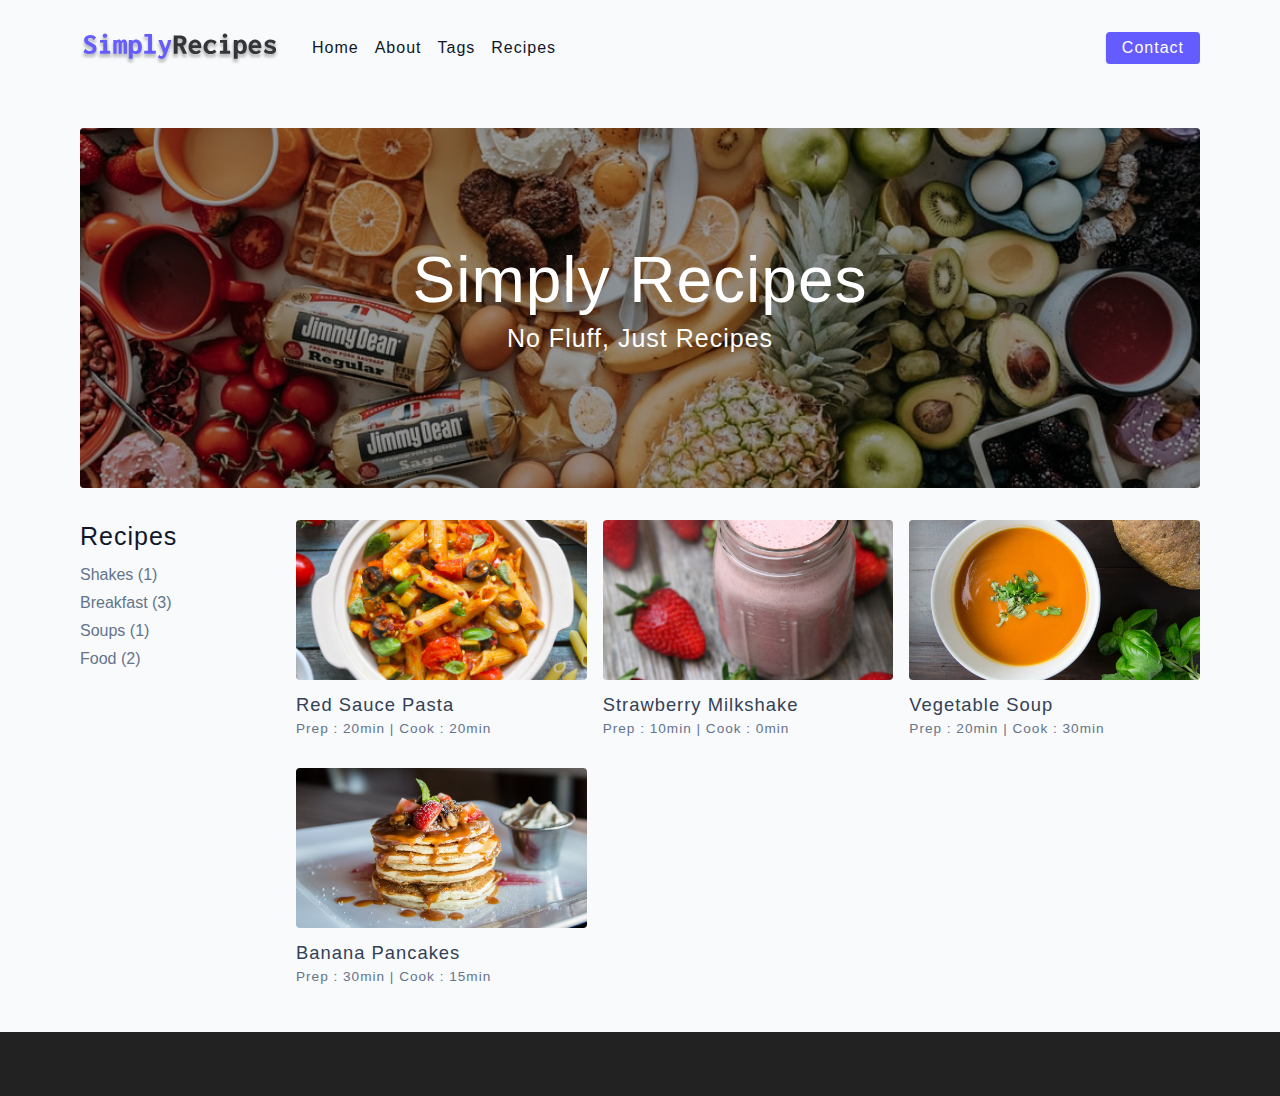
<file: index.html>
<!DOCTYPE html>
<html lang="en">
  <head>
    <meta charset="UTF-8" />
    <meta http-equiv="X-UA-Compatible" content="IE=edge" />
    <meta name="viewport" content="width=device-width, initial-scale=1.0" />
    <title>Simply Recipes || Final</title>
    <!-- favicon -->
    <link rel="shortcut icon" href="./assets/favicon.ico" type="image/x-icon" />
    <!-- normalize -->
    <link rel="stylesheet" href="./css/normalize.css" />
    <!-- font-awesome -->
    <link
      rel="stylesheet"
      href="https://cdnjs.cloudflare.com/ajax/libs/font-awesome/5.14.0/css/all.min.css"
    />
    <!-- main css -->
    <link rel="stylesheet" href="./css/main.css" />
  </head>
  <body>
    <!-- nav  -->
    <nav class="navbar">
      <div class="nav-center">
        <div class="nav-header">
          <a href="index.html" class="nav-logo">
            <img src="./assets/logo.svg" alt="simply recipes" />
          </a>
          <button class="nav-btn btn">
            <i class="fas fa-align-justify"></i>
          </button>
        </div>
        <div class="nav-links">
          <a href="index.html" class="nav-link"> home </a>
          <a href="about.html" class="nav-link"> about </a>
          <a href="tags.html" class="nav-link"> tags </a>
          <a href="recipes.html" class="nav-link"> recipes </a>

          <div class="nav-link contact-link">
            <a href="contact.html" class="btn"> contact </a>
          </div>
        </div>
      </div>
    </nav>
    <!-- end of nav -->
    <!-- main -->
    <main class="page">
      <!-- header -->
      <header class="hero">
        <div class="hero-container">
          <div class="hero-text">
            <h1>simply recipes</h1>
            <h4>no fluff, just recipes</h4>
          </div>
        </div>
      </header>
      <!-- end of header -->
      <section class="recipes-container">
        <!-- tag container -->
        <div class="tags-container">
          <h4>recipes</h4>
          <div class="tags-list">
            <a href="tag-template-shakes.html">Shakes (1)</a>
            <a href="tag-template-breakfast.html">Breakfast (3)</a>
            <a href="tag-template-soup.html">Soups (1)</a>
            <a href="tag-template-food.html">Food (2)</a>
          </div>
        </div>
        <!-- end of tag container -->
        <!-- recipes list -->
        <div class="recipes-list">
          <!-- single recipe -->
          <a href="single-recipe-1.html" class="recipe">
            <img
              src="./assets/recipes/recipe-1.jpeg"
              class="img recipe-img"
              alt=""
            />
            <h5>Red Sauce Pasta</h5>
            <p>Prep : 20min | Cook : 20min</p>
          </a>
          <!-- end of single recipe -->
          <!-- single recipe -->
          <a href="single-recipe-2.html" class="recipe">
            <img
              src="./assets/recipes/recipe-2.jpeg"
              class="img recipe-img"
              alt=""
            />
            <h5>Strawberry Milkshake</h5>
            <p>Prep : 10min | Cook : 0min</p>
          </a>
          <!-- end of single recipe -->
          <!-- single recipe -->
          <a href="single-recipe-3.html" class="recipe">
            <img
              src="./assets/recipes/recipe-3.jpeg"
              class="img recipe-img"
              alt=""
            />
            <h5>Vegetable Soup</h5>
            <p>Prep : 20min | Cook : 30min</p>
          </a>
          <!-- end of single recipe -->
          <!-- single recipe -->
          <a href="single-recipe-4.html" class="recipe">
            <img
              src="./assets/recipes/recipe-4.jpeg"
              class="img recipe-img"
              alt=""
            />
            <h5>Banana Pancakes</h5>
            <p>Prep : 30min | Cook : 15min</p>
          </a>
          <!-- end of single recipe -->
        </div>
        <!-- end of recipes list -->
      </section>
    </main>
    <!-- end of main -->
    <!-- footer -->
    <footer class="page-footer">
    </footer>
    <script src="./js/app.js"></script>
  </body>
</html>
</file>
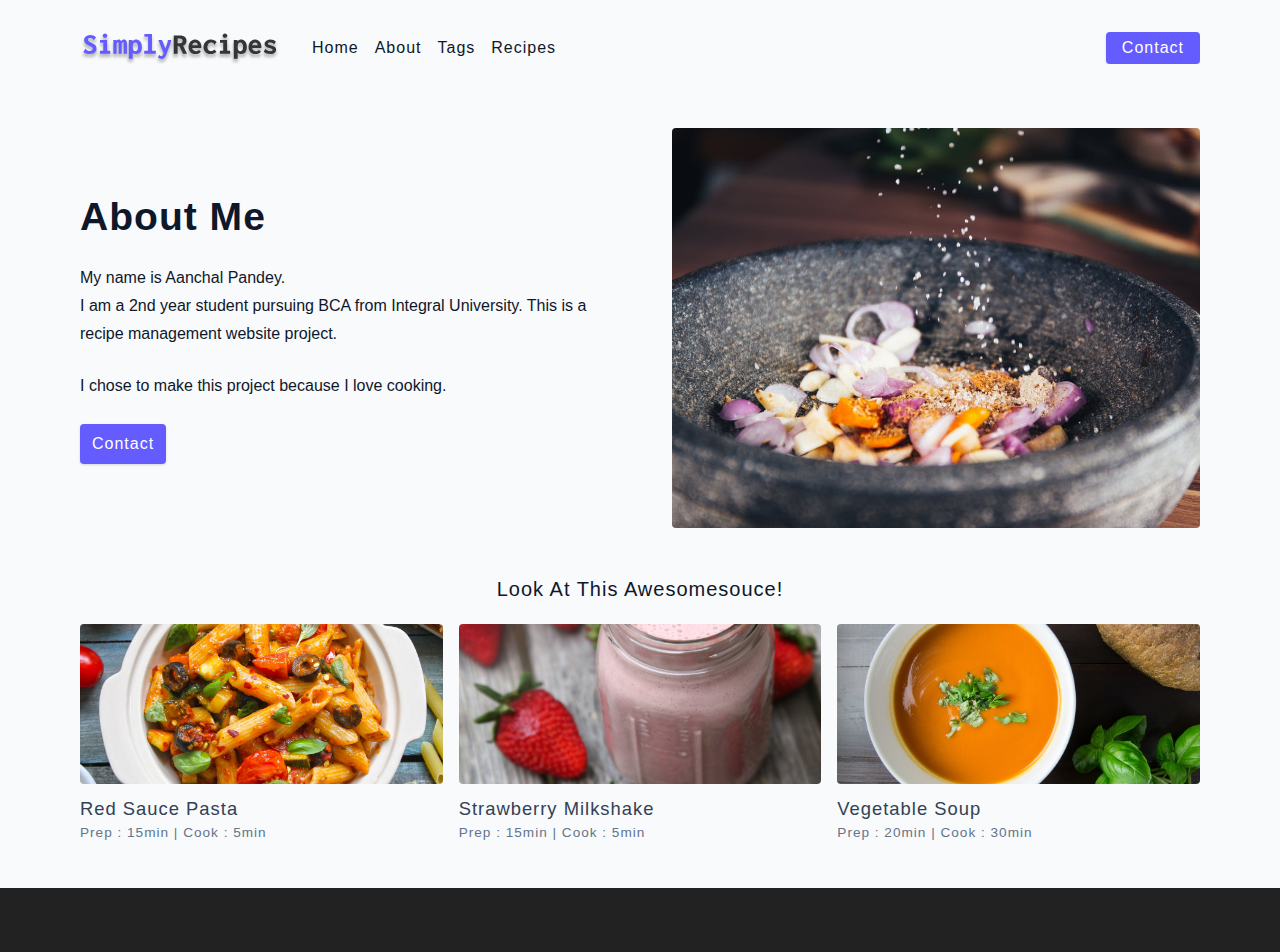
<file: about.html>
<!DOCTYPE html>
<html lang="en">
  <head>
    <meta charset="UTF-8" />
    <meta http-equiv="X-UA-Compatible" content="IE=edge" />
    <meta name="viewport" content="width=device-width, initial-scale=1.0" />
    <title>About || Final</title>
    <!-- favicon -->
    <link rel="shortcut icon" href="./assets/favicon.ico" type="image/x-icon" />
    <!-- normalize -->
    <link rel="stylesheet" href="./css/normalize.css" />
    <!-- font-awesome -->
    <link
      rel="stylesheet"
      href="https://cdnjs.cloudflare.com/ajax/libs/font-awesome/5.14.0/css/all.min.css"
    />
    <!-- main css -->
    <link rel="stylesheet" href="./css/main.css" />
  </head>
  <body>
    <!-- nav  -->
    <nav class="navbar">
      <div class="nav-center">
        <div class="nav-header">
          <a href="index.html" class="nav-logo">
            <img src="./assets/logo.svg" alt="simply recipes" />
          </a>
          <button class="nav-btn btn">
            <i class="fas fa-align-justify"></i>
          </button>
        </div>
        <div class="nav-links">
          <a href="index.html" class="nav-link"> home </a>
          <a href="about.html" class="nav-link"> about </a>
          <a href="tags.html" class="nav-link"> tags </a>
          <a href="recipes.html" class="nav-link"> recipes </a>

          <div class="nav-link contact-link">
            <a href="contact.html" class="btn"> contact </a>
          </div>
        </div>
      </div>
    </nav>
    <!-- end of nav -->
    <main class="page">
      <section class="about-page">
        <article>
          <h2>About Me</h2>
          <p>
            My name is Aanchal Pandey.<BR>
            I am a 2nd year student pursuing BCA from Integral University.
            This is a recipe management website project.
          </p>
          <p>
            I chose to make this project because I love cooking.
          </p>
          <a href="contact.html" class="btn"> contact </a>
        </article>
        <!-- needs fixes -->
        <img
          src="./assets/about.jpeg"
          alt="Person Pouring Salt in Bowl"
          class="img about-img"
        />
      </section>
      <section class="featured-recipes">
        <h5 class="featured-title">Look At This Awesomesouce!</h5>
        <div class="recipes-list">
          <!-- single recipe -->
          <a href="single-recipe-1.html" class="recipe">
            <img
              src="./assets/recipes/recipe-1.jpeg"
              class="img recipe-img"
              alt=""
            />
            <h5>Red Sauce Pasta</h5>
            <p>Prep : 15min | Cook : 5min</p>
          </a>
          <!-- end of single recipe -->
          <!-- single recipe -->
          <a href="single-recipe-2.html" class="recipe">
            <img
              src="./assets/recipes/recipe-2.jpeg"
              class="img recipe-img"
              alt=""
            />
            <h5>Strawberry Milkshake</h5>
            <p>Prep : 15min | Cook : 5min</p>
          </a>
          <!-- end of single recipe -->
          <!-- single recipe -->
          <a href="single-recipe-3.html" class="recipe">
            <img
              src="./assets/recipes/recipe-3.jpeg"
              class="img recipe-img"
              alt=""
            />
            <h5>Vegetable Soup</h5>
            <p>Prep : 20min | Cook : 30min</p>
          </a>
          <!-- end of single recipe -->
        </div>
      </section>
    </main>
    <!-- footer -->
    <footer class="page-footer">
    </footer>
    <script src="./js/app.js"></script>
  </body>
</html>
</file>
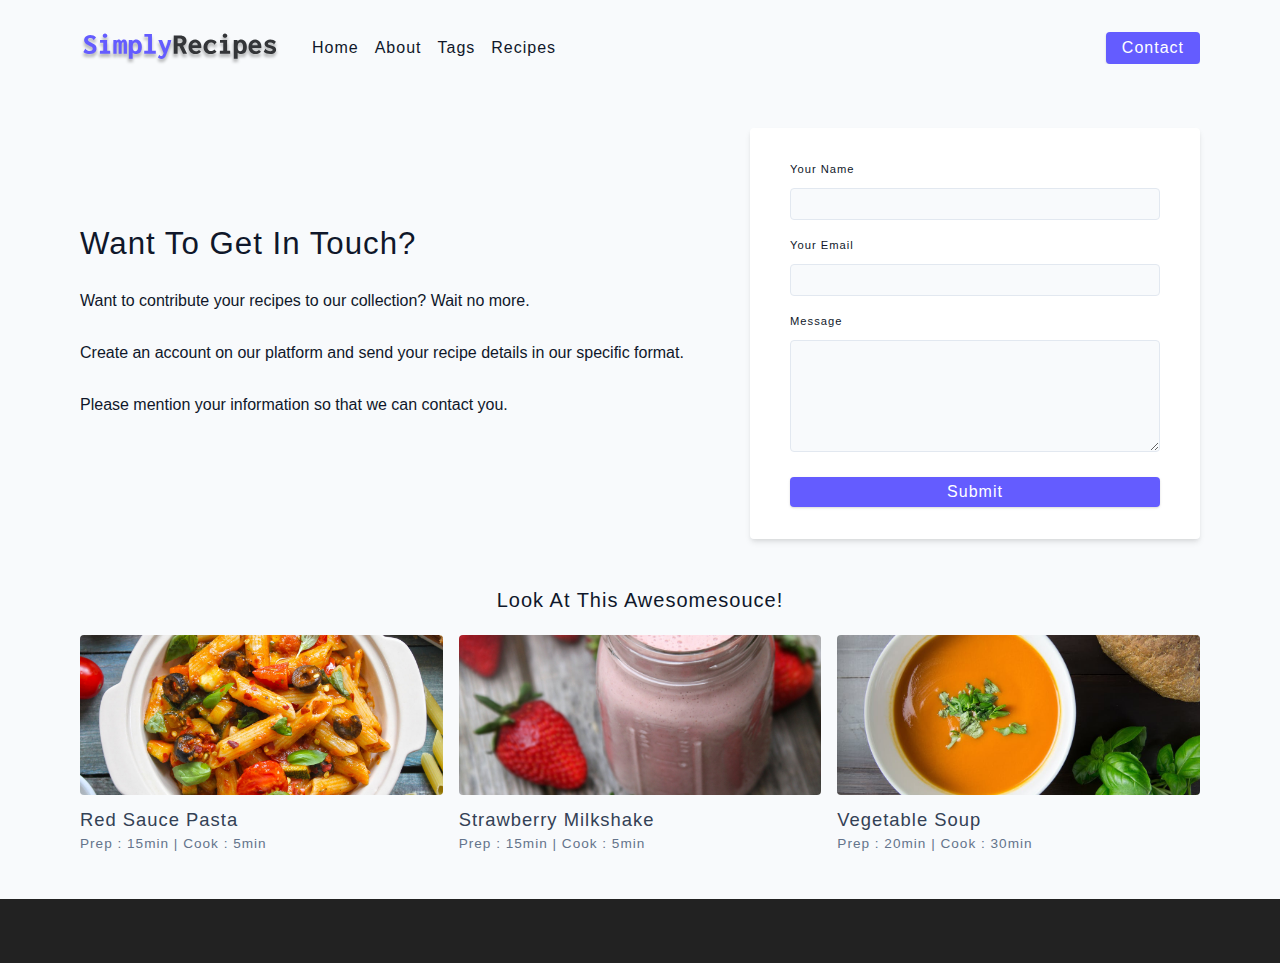
<file: contact.html>
<!DOCTYPE html>
<html lang="en">
  <head>
    <meta charset="UTF-8" />
    <meta http-equiv="X-UA-Compatible" content="IE=edge" />
    <meta name="viewport" content="width=device-width, initial-scale=1.0" />
    <title>Contact || Final</title>
    <!-- favicon -->
    <link rel="shortcut icon" href="./assets/favicon.ico" type="image/x-icon" />
    <!-- normalize -->
    <link rel="stylesheet" href="./css/normalize.css" />
    <!-- font-awesome -->
    <link
      rel="stylesheet"
      href="https://cdnjs.cloudflare.com/ajax/libs/font-awesome/5.14.0/css/all.min.css"
    />
    <!-- main css -->
    <link rel="stylesheet" href="./css/main.css" />
  </head>
  <body>
    <!-- nav  -->
    <nav class="navbar">
      <div class="nav-center">
        <div class="nav-header">
          <a href="index.html" class="nav-logo">
            <img src="./assets/logo.svg" alt="simply recipes" />
          </a>
          <button class="nav-btn btn">
            <i class="fas fa-align-justify"></i>
          </button>
        </div>
        <div class="nav-links">
          <a href="index.html" class="nav-link"> home </a>
          <a href="about.html" class="nav-link"> about </a>
          <a href="tags.html" class="nav-link"> tags </a>
          <a href="recipes.html" class="nav-link"> recipes </a>

          <div class="nav-link contact-link">
            <a href="contact.html" class="btn"> contact </a>
          </div>
        </div>
      </div>
    </nav>
    <!-- end of nav -->
    <main class="page">
     <section class="contact-container">
          <article class="contact-info">
            <h3>Want To Get In Touch?</h3>
            <p>
              Want to contribute your recipes to our collection? Wait no more.
            </p>
            <p>Create an account on our platform and send your recipe details in our specific format.</p>
            <p>
              Please mention your information so that we can contact you.
            </p>
          </article>
          <article>
            <form class="form contact-form">
              <div class="form-row">
                <label html="name" class="form-label">your name</label>
                <input type="text" name="name" id="name" class="form-input" />
              </div>
              <div class="form-row">
                <label html="email" class="form-label">your email</label>
                <input type="text" name="email" id="email" class="form-input" />
              </div>
              <div class="form-row">
                <label html="message" class="form-label">message</label>
                <textarea name="message" id="message" class="form-textarea"></textarea>
              </div>
              <button type="submit" class="btn btn-block">
                submit
              </button>
            </form>
          </article>
        </section>
     <!-- featured recipes -->
       <section class="featured-recipes">
        <h5 class="featured-title">Look At This Awesomesouce!</h5>
        <div class="recipes-list">
          <!-- single recipe -->
          <a href="single-recipe-1.html" class="recipe">
            <img
              src="./assets/recipes/recipe-1.jpeg"
              class="img recipe-img"
              alt=""
            />
            <h5>Red Sauce Pasta</h5>
            <p>Prep : 15min | Cook : 5min</p>
          </a>
          <!-- end of single recipe -->
          <!-- single recipe -->
          <a href="single-recipe-2.html" class="recipe">
            <img
              src="./assets/recipes/recipe-2.jpeg"
              class="img recipe-img"
              alt=""
            />
            <h5>Strawberry Milkshake</h5>
            <p>Prep : 15min | Cook : 5min</p>
          </a>
          <!-- end of single recipe -->
          <!-- single recipe -->
          <a href="single-recipe-3.html" class="recipe">
            <img
              src="./assets/recipes/recipe-3.jpeg"
              class="img recipe-img"
              alt=""
            />
            <h5>Vegetable Soup</h5>
            <p>Prep : 20min | Cook : 30min</p>
          </a>
          <!-- end of single recipe -->
        </div>
      </section>
    </main>
    <!-- footer -->
    <footer class="page-footer">
    </footer>
    <script src="./js/app.js"></script>
  </body>
</html>
</file>
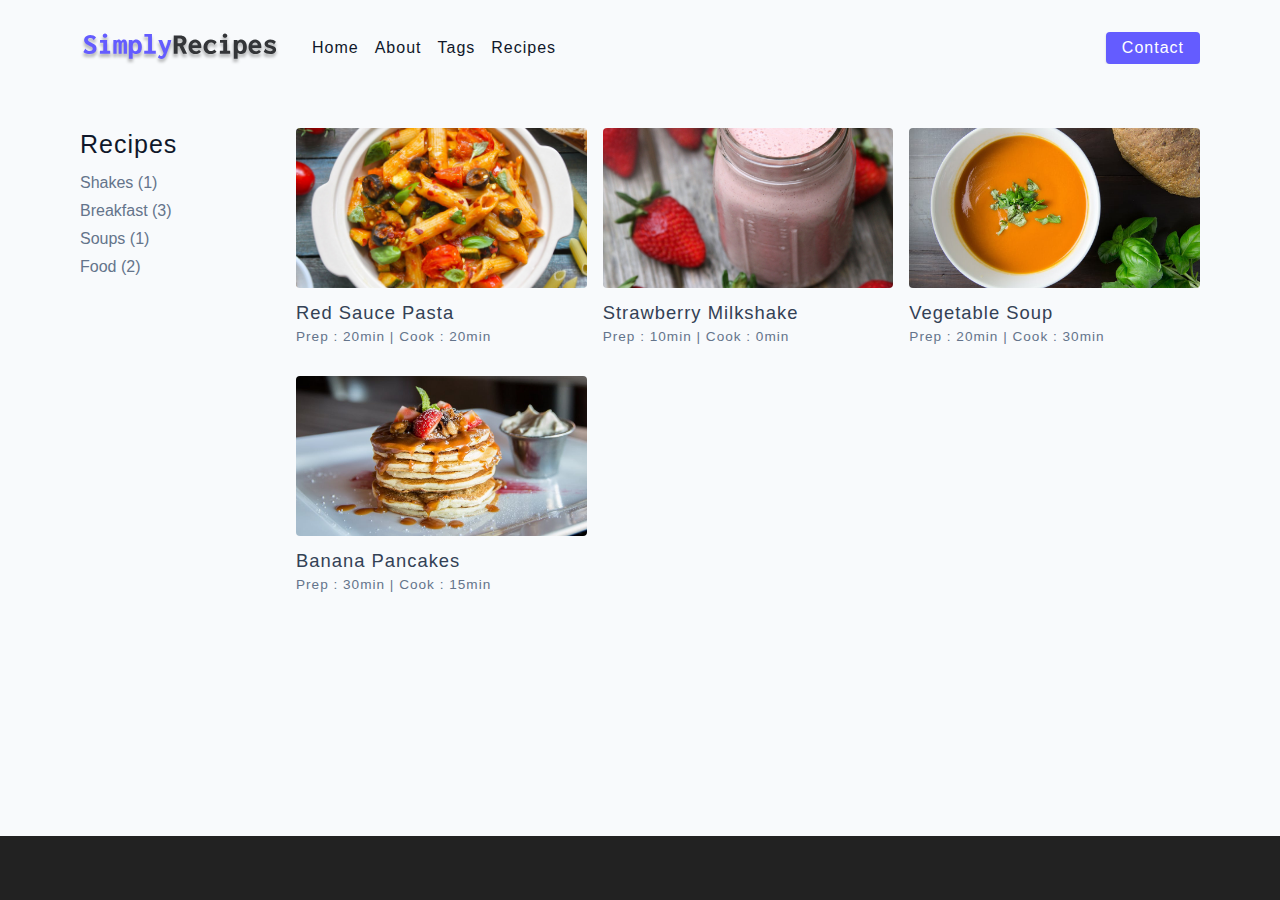
<file: recipes.html>
<!DOCTYPE html>
<html lang="en">
  <head>
    <meta charset="UTF-8" />
    <meta http-equiv="X-UA-Compatible" content="IE=edge" />
    <meta name="viewport" content="width=device-width, initial-scale=1.0" />
    <title>Recipes || Final</title>
    <!-- favicon -->
    <link rel="shortcut icon" href="./assets/favicon.ico" type="image/x-icon" />
    <!-- normalize -->
    <link rel="stylesheet" href="./css/normalize.css" />
    <!-- font-awesome -->
    <link
      rel="stylesheet"
      href="https://cdnjs.cloudflare.com/ajax/libs/font-awesome/5.14.0/css/all.min.css"
    />
    <!-- main css -->
    <link rel="stylesheet" href="./css/main.css" />
  </head>
  <body>
    <!-- nav  -->
    <nav class="navbar">
      <div class="nav-center">
        <div class="nav-header">
          <a href="index.html" class="nav-logo">
            <img src="./assets/logo.svg" alt="simply recipes" />
          </a>
          <button class="nav-btn btn">
            <i class="fas fa-align-justify"></i>
          </button>
        </div>
        <div class="nav-links">
          <a href="index.html" class="nav-link"> home </a>
          <a href="about.html" class="nav-link"> about </a>
          <a href="tags.html" class="nav-link"> tags </a>
          <a href="recipes.html" class="nav-link"> recipes </a>

          <div class="nav-link contact-link">
            <a href="contact.html" class="btn"> contact </a>
          </div>
        </div>
      </div>
    </nav>
    <!-- end of nav -->
    <!-- main -->
    <main class="page">
      <section class="recipes-container">
        <!-- tag container -->
        <div class="tags-container">
          <h4>recipes</h4>
          <div class="tags-list">
            <a href="tag-template-shakes.html">Shakes (1)</a>
            <a href="tag-template-breakfast.html">Breakfast (3)</a>
            <a href="tag-template-soup.html">Soups (1)</a>
            <a href="tag-template-food.html">Food (2)</a>
          </div>
        </div>
        <!-- end of tag container -->
        <!-- recipes list -->
        <div class="recipes-list">
          <!-- single recipe -->
          <a href="single-recipe-1.html" class="recipe">
            <img
              src="./assets/recipes/recipe-1.jpeg"
              class="img recipe-img"
              alt=""
            />
            <h5>Red Sauce Pasta</h5>
            <p>Prep : 20min | Cook : 20min</p>
          </a>
          <!-- end of single recipe -->
          <!-- single recipe -->
          <a href="single-recipe-2.html" class="recipe">
            <img
              src="./assets/recipes/recipe-2.jpeg"
              class="img recipe-img"
              alt=""
            />
            <h5>Strawberry Milkshake</h5>
            <p>Prep : 10min | Cook : 0min</p>
          </a>
          <!-- end of single recipe -->
          <!-- single recipe -->
          <a href="single-recipe-3.html" class="recipe">
            <img
              src="./assets/recipes/recipe-3.jpeg"
              class="img recipe-img"
              alt=""
            />
            <h5>Vegetable Soup</h5>
            <p>Prep : 20min | Cook : 30min</p>
          </a>
          <!-- end of single recipe -->
          <!-- single recipe -->
          <a href="single-recipe-4.html" class="recipe">
            <img
              src="./assets/recipes/recipe-4.jpeg"
              class="img recipe-img"
              alt=""
            />
            <h5>Banana Pancakes</h5>
            <p>Prep : 30min | Cook : 15min</p>
          </a>
          <!-- end of single recipe -->
        </div>
      </section>
    </main>
    <!-- end of main -->
    <!-- footer -->
    <footer class="page-footer">
    </footer>
    <script src="./js/app.js"></script>
  </body>
</html>
</file>
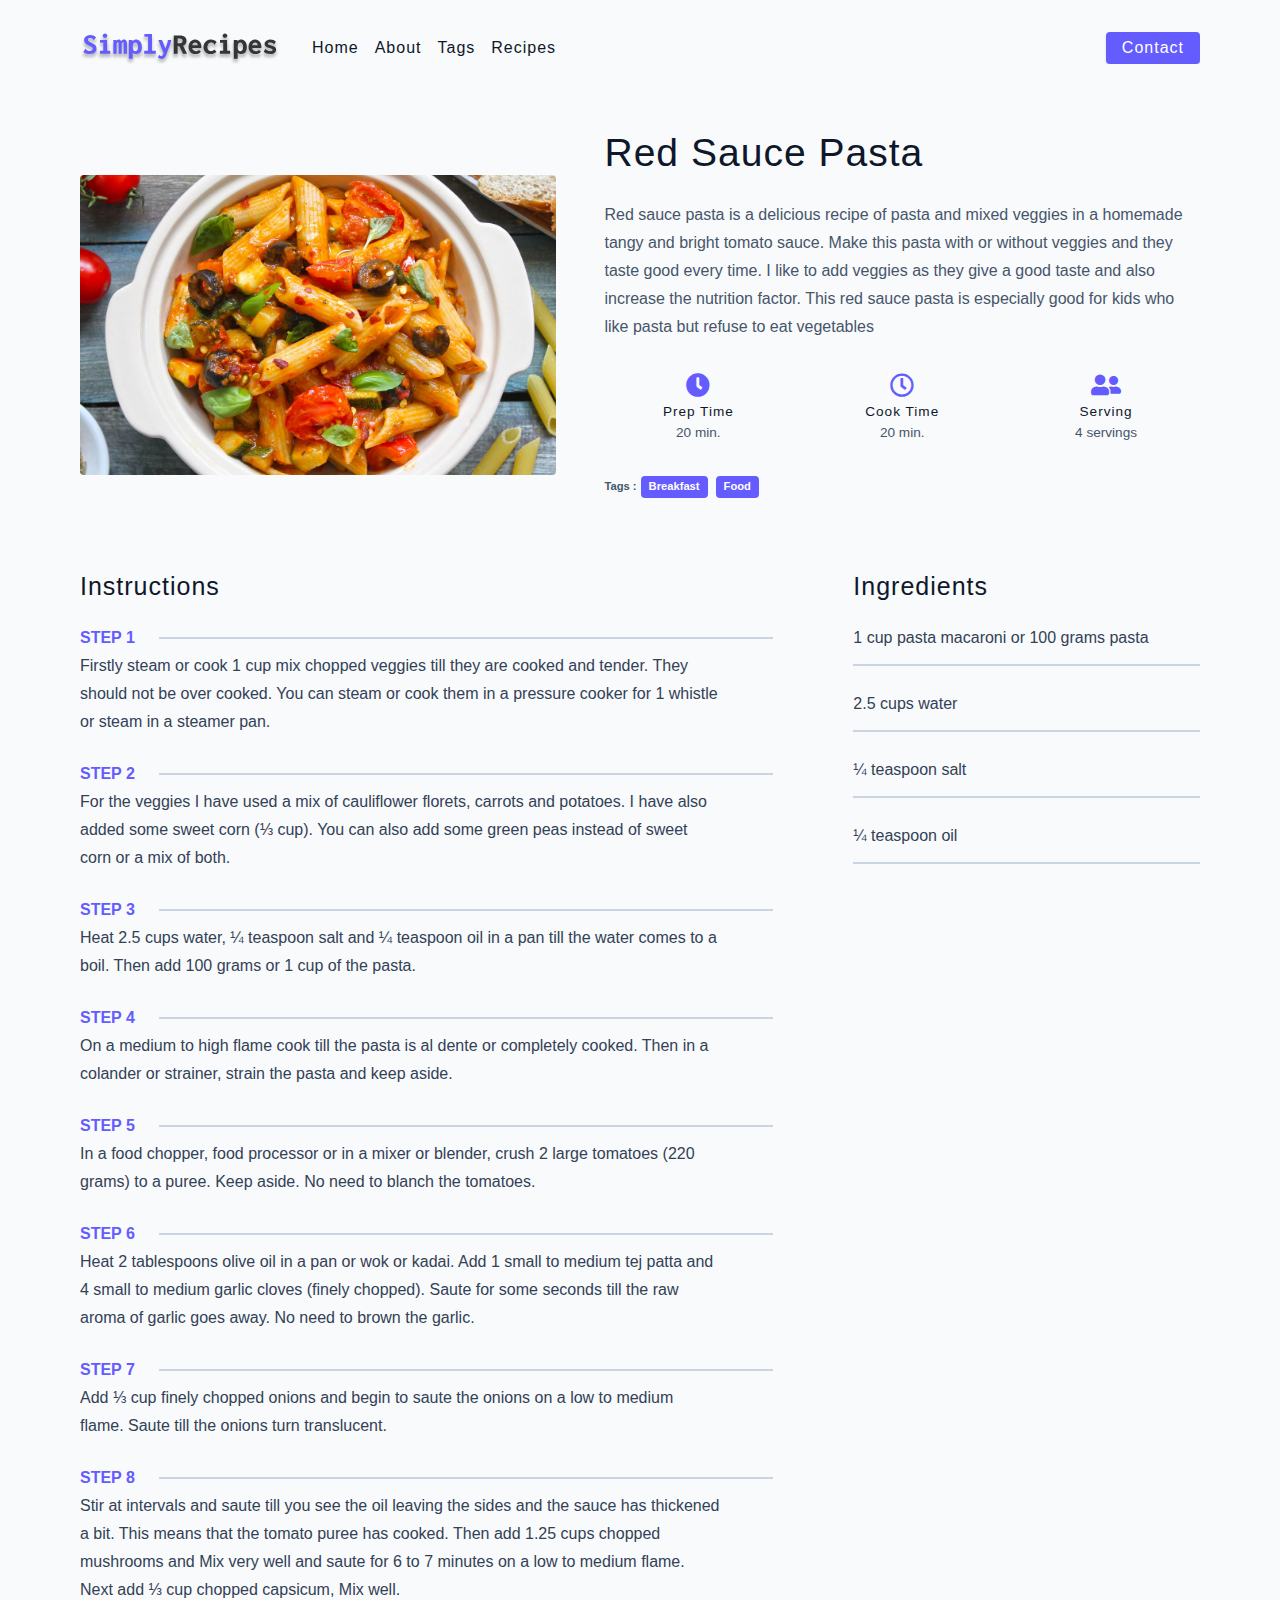
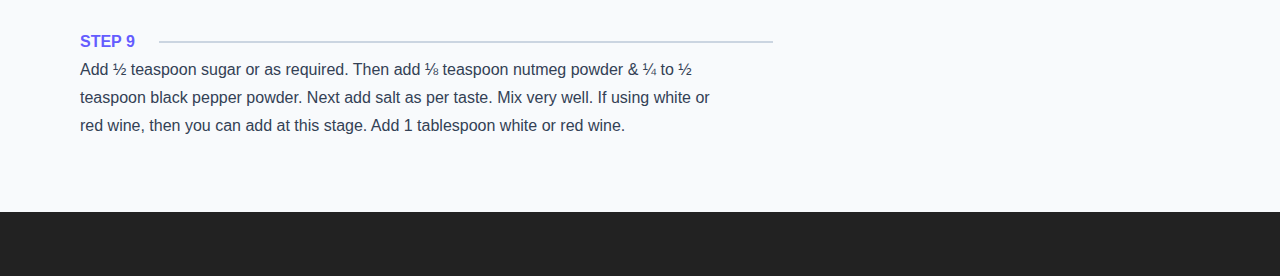
<file: single-recipe-1.html>
<!DOCTYPE html>
<html lang="en">
  <head>
    <meta charset="UTF-8" />
    <meta http-equiv="X-UA-Compatible" content="IE=edge" />
    <meta name="viewport" content="width=device-width, initial-scale=1.0" />
    <title>Single Recipe || Final</title>
    <!-- favicon -->
    <link rel="shortcut icon" href="./assets/favicon.ico" type="image/x-icon" />
    <!-- normalize -->
    <link rel="stylesheet" href="./css/normalize.css" />
    <!-- font-awesome -->
    <link
      rel="stylesheet"
      href="https://cdnjs.cloudflare.com/ajax/libs/font-awesome/5.14.0/css/all.min.css"
    />
    <!-- main css -->
    <link rel="stylesheet" href="./css/main.css" />
  </head>
  <body>
    <!-- nav  -->
    <nav class="navbar">
      <div class="nav-center">
        <div class="nav-header">
          <a href="index.html" class="nav-logo">
            <img src="./assets/logo.svg" alt="simply recipes" />
          </a>
          <button class="nav-btn btn">
            <i class="fas fa-align-justify"></i>
          </button>
        </div>
        <div class="nav-links">
          <a href="index.html" class="nav-link"> home </a>
          <a href="about.html" class="nav-link"> about </a>
          <a href="tags.html" class="nav-link"> tags </a>
          <a href="recipes.html" class="nav-link"> recipes </a>

          <div class="nav-link contact-link">
            <a href="contact.html" class="btn"> contact </a>
          </div>
        </div>
      </div>
    </nav>
    <!-- end of nav -->
    <main class="page">
      <div class="recipe-page">
        <section class="recipe-hero">
          <img
            src="./assets/recipes/recipe-1.jpeg"
            class="img recipe-hero-img"
          />
          <article class="recipe-info">
            <h2>Red Sauce Pasta</h2>
            <p>
                Red sauce pasta is a delicious recipe of pasta and mixed veggies in a homemade tangy and bright tomato sauce. Make this pasta with or without veggies and they taste good every time. I like to add veggies as they give a good taste and also increase the nutrition factor. This red sauce pasta is especially good for kids who like pasta but refuse to eat vegetables
            </p>
            <div class="recipe-icons">
              <article>
                <i class="fas fa-clock"></i>
                <h5>prep time</h5>
                <p>20 min.</p>
              </article>
              <article>
                <i class="far fa-clock"></i>
                <h5>cook time</h5>
                <p>20 min.</p>
              </article>
              <article>
                <i class="fas fa-user-friends"></i>
                <h5>serving</h5>
                <p>4 servings</p>
              </article>
            </div>
            <p class="recipe-tags">
              Tags :
              <a href="tag-template-breakfast.html">breakfast</a>
              <a href="tag-template-food.html">food</a>
            </p>
          </article>
        </section>
        <!-- content -->
        <section class="recipe-content">
          <article>
            <h4>instructions</h4>
            <!-- single instruction -->
            <div class="single-instruction">
              <header>
                <p>step 1</p>
                <div></div>
              </header>
              <p>
                Firstly steam or cook 1 cup mix chopped veggies till they are cooked and tender. They should not be over cooked. You can steam or cook them in a pressure cooker for 1 whistle or steam in a steamer pan. 

              </p>
            </div>
            <!-- end of single instruction -->
            <!-- single instruction -->
            <div class="single-instruction">
              <header>
                <p>step 2</p>
                <div></div>
              </header>
              <p>
                For the veggies I have used a mix of cauliflower florets, carrots and potatoes. I have also added some sweet corn (⅓ cup). You can also add some green peas instead of sweet corn or a mix of both.</p>
              </p>
            </div>
            <!-- end of single instruction -->
            <!-- single instruction -->
            <div class="single-instruction">
              <header>
                <p>step 3</p>
                <div></div>
              </header>
              <p>
                Heat 2.5 cups water, ¼ teaspoon salt and ¼ teaspoon oil in a pan till the water comes to a boil.
Then add 100 grams or 1 cup of the pasta.
              </p>
            </div>
            <!-- end of single instruction -->
            <!-- single instruction -->
            <div class="single-instruction">
                <header>
                  <p>step 4</p>
                  <div></div>
                </header>
                <p>On a medium to high flame cook till the pasta is al dente or completely cooked.
                    Then in a colander or strainer, strain the pasta and keep aside.
                </p>
              </div>
              <!-- end of single instruction -->
              <!-- single instruction -->
              <div class="single-instruction">
                <header>
                  <p>step 5</p>
                  <div></div>
                </header>
                <p>In a food chopper, food processor or in a mixer or blender, crush 2 large tomatoes (220 grams) to a puree. Keep aside. No need to blanch the tomatoes. 
                </p>
              </div>
              <!-- end of single instruction -->
            <div class="single-instruction">
                <header>
                  <p>step 6</p>
                  <div></div>
                </header>
            <p>Heat 2 tablespoons olive oil in a pan or wok or kadai. Add 1 small to medium tej patta and 4 small to medium garlic cloves (finely chopped). Saute for some seconds till the raw aroma of garlic goes away. No need to brown the garlic.</p>
              </div>
              <!-- end of single instruction -->
              <!-- single instruction -->
              <div class="single-instruction">
                <header>
                  <p>step 7</p>
                  <div></div>
                </header>
                <p>Add ⅓ cup finely chopped onions and begin to saute the onions on a low to medium flame.
                    Saute till the onions turn translucent. 
                </p>
              </div>
              <!-- end of single instruction -->
               <!-- single instruction -->
               <div class="single-instruction">
                <header>
                  <p>step 8</p>
                  <div></div>
                </header>
                <p>Stir at intervals and saute till you see the oil leaving the sides and the sauce has thickened a bit. This means that the tomato puree has cooked.
                    Then add 1.25 cups chopped mushrooms and Mix very well and saute for 6 to 7 minutes on a low to medium flame.
                    Next add ⅓ cup chopped capsicum, Mix well.
              </div>
              <!-- end of single instruction -->
              <!-- single instruction -->
              <div class="single-instruction">
                <header>
                  <p>step 9</p>
                  <div></div>
                </header>
                <p>Add ½ teaspoon sugar or as required.
                    Then add ⅛ teaspoon nutmeg powder & ¼ to ½ teaspoon black pepper powder.
                    Next add salt as per taste. Mix very well. If using white or red wine, then you can add at this stage. Add 1 tablespoon white or red wine.
              </div>
              <!-- end of single instruction -->
            </article>
            </article>
          <article class="second-column">
            <div>
              <h4>ingredients</h4>
              <p class="single-ingredient">1 cup pasta macaroni or 100 grams pasta</p>
              <p class="single-ingredient">2.5 cups water</p>
              <p class="single-ingredient">¼ teaspoon salt</p>
              <p class="single-ingredient">¼ teaspoon oil</p>
            </div>
          </article>
        </section>
      </div>
    </main>
    <!-- footer -->
    <footer class="page-footer">
    </footer>
    <script src="./js/app.js"></script>
  </body>
</html>
</file>
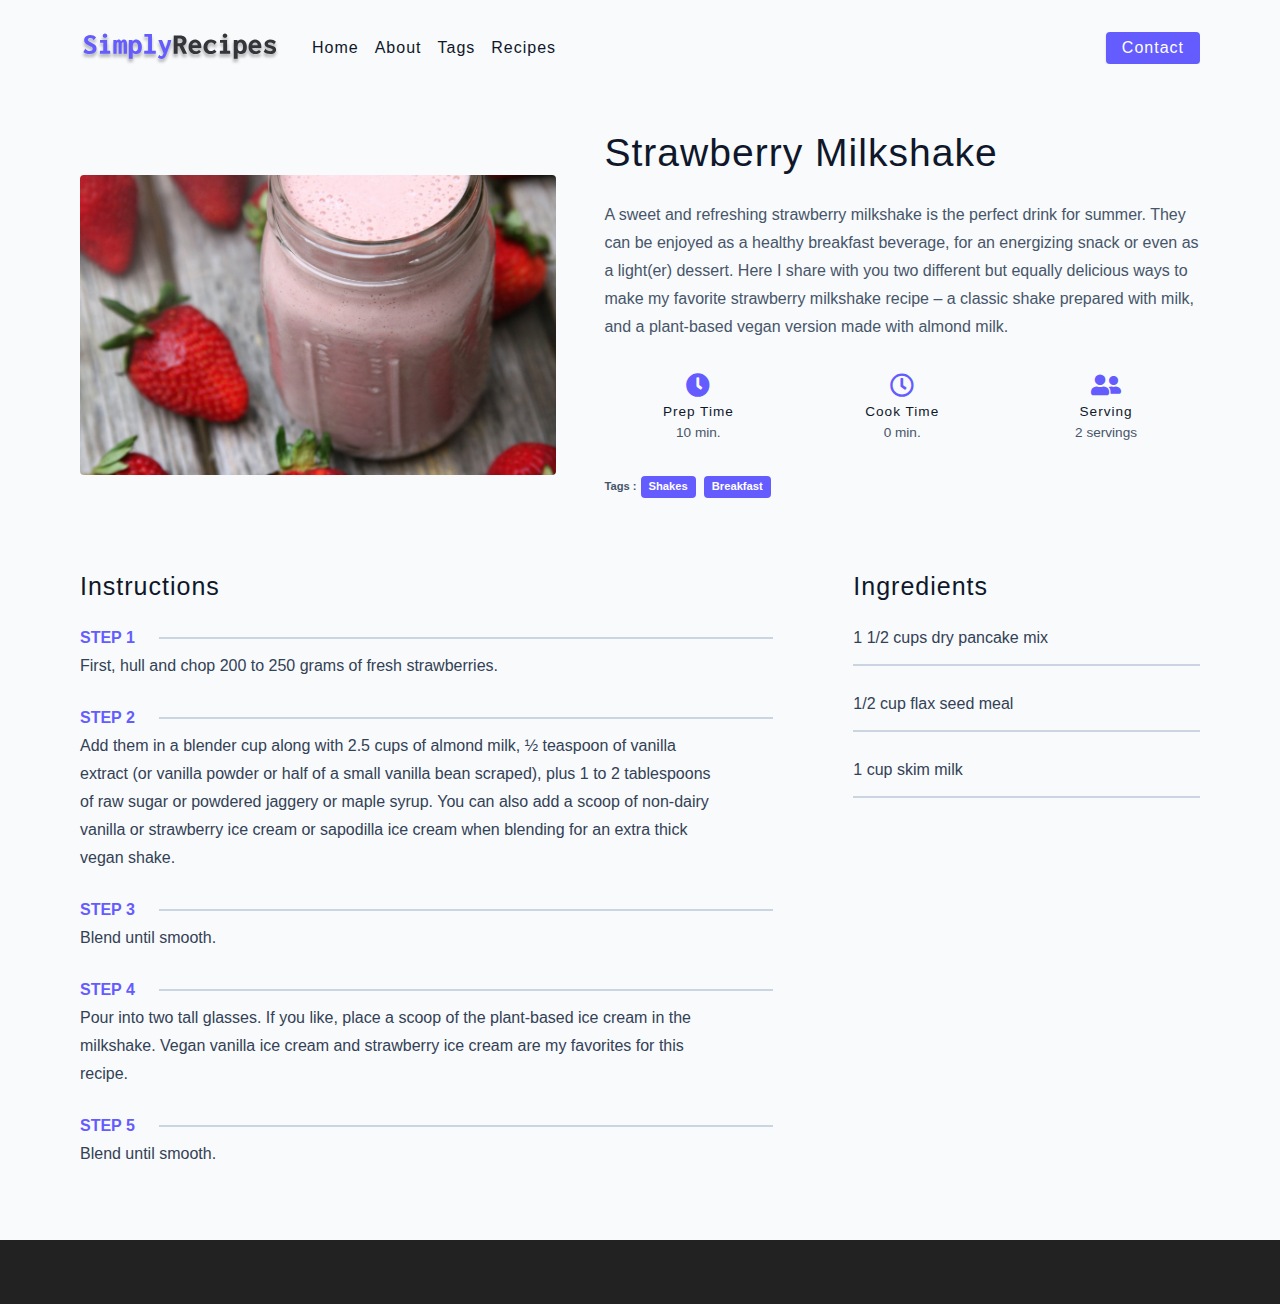
<file: single-recipe-2.html>
<!DOCTYPE html>
<html lang="en">
  <head>
    <meta charset="UTF-8" />
    <meta http-equiv="X-UA-Compatible" content="IE=edge" />
    <meta name="viewport" content="width=device-width, initial-scale=1.0" />
    <title>Single Recipe || Final</title>
    <!-- favicon -->
    <link rel="shortcut icon" href="./assets/favicon.ico" type="image/x-icon" />
    <!-- normalize -->
    <link rel="stylesheet" href="./css/normalize.css" />
    <!-- font-awesome -->
    <link
      rel="stylesheet"
      href="https://cdnjs.cloudflare.com/ajax/libs/font-awesome/5.14.0/css/all.min.css"
    />
    <!-- main css -->
    <link rel="stylesheet" href="./css/main.css" />
  </head>
  <body>
    <!-- nav  -->
    <nav class="navbar">
      <div class="nav-center">
        <div class="nav-header">
          <a href="index.html" class="nav-logo">
            <img src="./assets/logo.svg" alt="simply recipes" />
          </a>
          <button class="nav-btn btn">
            <i class="fas fa-align-justify"></i>
          </button>
        </div>
        <div class="nav-links">
          <a href="index.html" class="nav-link"> home </a>
          <a href="about.html" class="nav-link"> about </a>
          <a href="tags.html" class="nav-link"> tags </a>
          <a href="recipes.html" class="nav-link"> recipes </a>

          <div class="nav-link contact-link">
            <a href="contact.html" class="btn"> contact </a>
          </div>
        </div>
      </div>
    </nav>
    <!-- end of nav -->
    <main class="page">
      <div class="recipe-page">
        <section class="recipe-hero">
          <img
            src="./assets/recipes/recipe-2.jpeg"
            class="img recipe-hero-img"
          />
          <article class="recipe-info">
            <h2>Strawberry Milkshake</h2>
            <p>
              A sweet and refreshing strawberry milkshake is the perfect drink for summer. They can be enjoyed as a healthy breakfast beverage, for an energizing snack or even as a light(er) dessert. Here I share with you two different but equally delicious ways to make my favorite strawberry milkshake recipe – a classic shake prepared with milk, and a plant-based vegan version made with almond milk.
            </p>
            <div class="recipe-icons">
              <article>
                <i class="fas fa-clock"></i>
                <h5>prep time</h5>
                <p>10 min.</p>
              </article>
              <article>
                <i class="far fa-clock"></i>
                <h5>cook time</h5>
                <p>0 min.</p>
              </article>
              <article>
                <i class="fas fa-user-friends"></i>
                <h5>serving</h5>
                <p>2 servings</p>
              </article>
            </div>
            <p class="recipe-tags">
              Tags : <a href="tag-template-shakes.html">shakes</a>
              <a href="tag-template-breakfast.html">breakfast</a>
            </p>
          </article>
        </section>
        <!-- content -->
        <section class="recipe-content">
          <article>
            <h4>instructions</h4>
            <!-- single instruction -->
            <div class="single-instruction">
              <header>
                <p>step 1</p>
                <div></div>
              </header>
              <p>
                First, hull and chop 200 to 250 grams of fresh strawberries.
              </p>
            </div>
            <!-- end of single instruction -->
            <!-- single instruction -->
            <div class="single-instruction">
              <header>
                <p>step 2</p>
                <div></div>
              </header>
              <p>
              Add them in a blender cup along with 2.5 cups of almond milk, ½ teaspoon of vanilla extract (or vanilla powder or half of a small vanilla bean scraped), plus 1 to 2 tablespoons of raw sugar or powdered jaggery or maple syrup. You can also add a scoop of non-dairy vanilla or strawberry ice cream or sapodilla ice cream when blending for an extra thick vegan shake.
              </p>
            </div>
            <!-- end of single instruction -->
            <!-- single instruction -->
            <div class="single-instruction">
              <header>
                <p>step 3</p>
                <div></div>
              </header>
              <p>
                Blend until smooth.
              </p>
            </div>
            <!-- end of single instruction -->
            <div class="single-instruction">
            <header>
            <p>step 4</p>
            <div></div>
          </header>
          <p>
            Pour into two tall glasses. If you like, place a scoop of the plant-based ice cream in the milkshake. Vegan vanilla ice cream and strawberry ice cream are my favorites for this recipe.
          </p>
        </div>
        <!-- end of single instruction -->
        <div class="single-instruction">
          <header>
            <p>step 5</p>
            <div></div>
          </header>
          <p>
            Blend until smooth.
          </p>
        </div>
       </article>
          <article class="second-column">
            <div>
              <h4>ingredients</h4>
              <p class="single-ingredient">1 1/2 cups dry pancake mix</p>
              <p class="single-ingredient">1/2 cup flax seed meal</p>
              <p class="single-ingredient">1 cup skim milk</p>
            </div>
          </article>
        </section>
      </div>
    </main>
    <!-- footer -->
    <footer class="page-footer">
    </footer>
    <script src="./js/app.js"></script>
  </body>
</html>
</file>
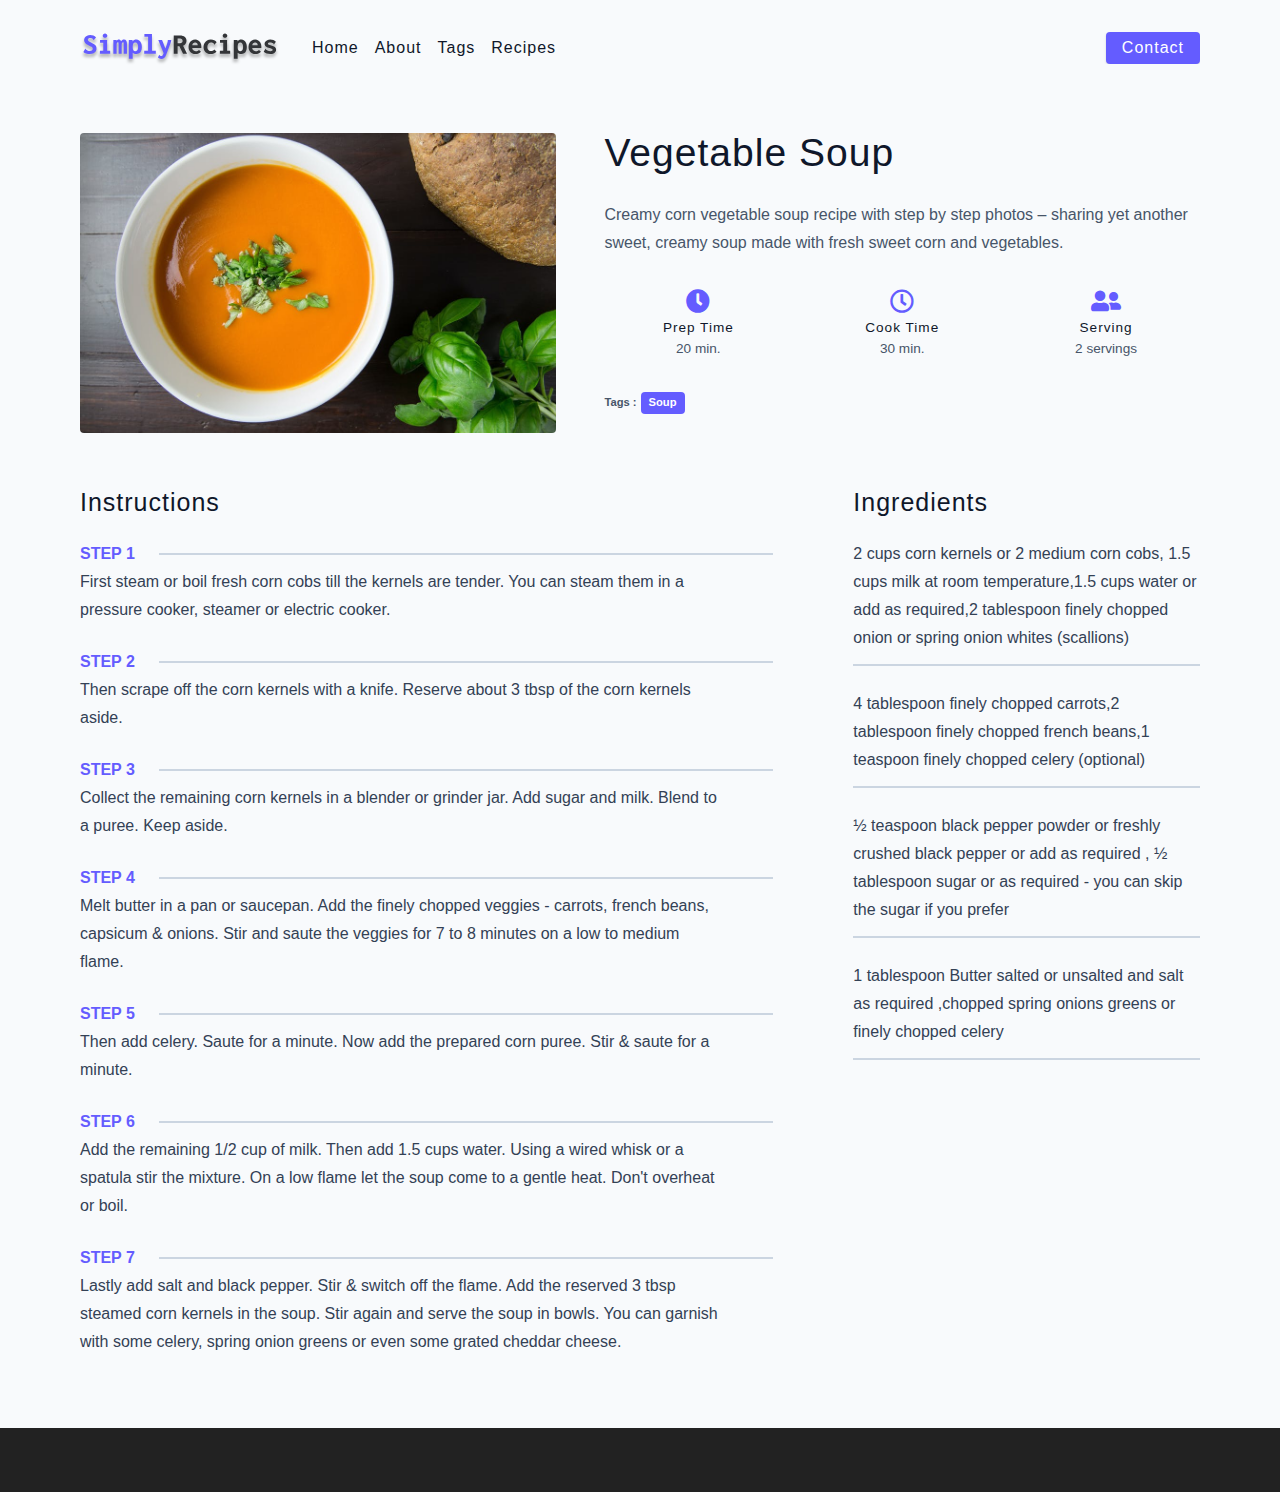
<file: single-recipe-3.html>
<!DOCTYPE html>
<html lang="en">
  <head>
    <meta charset="UTF-8" />
    <meta http-equiv="X-UA-Compatible" content="IE=edge" />
    <meta name="viewport" content="width=device-width, initial-scale=1.0" />
    <title>Single Recipe || Final</title>
    <!-- favicon -->
    <link rel="shortcut icon" href="./assets/favicon.ico" type="image/x-icon" />
    <!-- normalize -->
    <link rel="stylesheet" href="./css/normalize.css" />
    <!-- font-awesome -->
    <link
      rel="stylesheet"
      href="https://cdnjs.cloudflare.com/ajax/libs/font-awesome/5.14.0/css/all.min.css"
    />
    <!-- main css -->
    <link rel="stylesheet" href="./css/main.css" />
  </head>
  <body>
    <!-- nav  -->
    <nav class="navbar">
      <div class="nav-center">
        <div class="nav-header">
          <a href="index.html" class="nav-logo">
            <img src="./assets/logo.svg" alt="simply recipes" />
          </a>
          <button class="nav-btn btn">
            <i class="fas fa-align-justify"></i>
          </button>
        </div>
        <div class="nav-links">
          <a href="index.html" class="nav-link"> home </a>
          <a href="about.html" class="nav-link"> about </a>
          <a href="tags.html" class="nav-link"> tags </a>
          <a href="recipes.html" class="nav-link"> recipes </a>

          <div class="nav-link contact-link">
            <a href="contact.html" class="btn"> contact </a>
          </div>
        </div>
      </div>
    </nav>
    <!-- end of nav -->
    <main class="page">
      <div class="recipe-page">
        <section class="recipe-hero">
          <img
            src="./assets/recipes/recipe-3.jpeg"
            class="img recipe-hero-img"
          />
          <article class="recipe-info">
            <h2>Vegetable Soup</h2>
            <p>
              Creamy corn vegetable soup recipe with step by step photos – sharing yet another sweet, creamy soup made with fresh sweet corn and vegetables.
            </p>
            <div class="recipe-icons">
              <article>
                <i class="fas fa-clock"></i>
                <h5>prep time</h5>
                <p>20 min.</p>
              </article>
              <article>
                <i class="far fa-clock"></i>
                <h5>cook time</h5>
                <p>30 min.</p>
              </article>
              <article>
                <i class="fas fa-user-friends"></i>
                <h5>serving</h5>
                <p>2 servings</p>
              </article>
            </div>
            <p class="recipe-tags">
              Tags : 
              <a href="tag-template-soup.html">soup</a>
            </p>
          </article>
        </section>
        <!-- content -->
        <section class="recipe-content">
          <article>
            <h4>instructions</h4>
            <!-- single instruction -->
            <div class="single-instruction">
              <header>
                <p>step 1</p>
                <div></div>
              </header>
              <p>
                First steam or boil fresh corn cobs till the kernels are tender. You can steam them in a pressure cooker, steamer or electric cooker.
              </p>
            </div>
            <!-- end of single instruction -->
            <!-- single instruction -->
            <div class="single-instruction">
              <header>
                <p>step 2</p>
                <div></div>
              </header>
              <p>
                Then scrape off the corn kernels with a knife. Reserve about 3 tbsp of the corn kernels aside.
              </p>
            </div>
            <!-- end of single instruction -->
            <!-- single instruction -->
            <div class="single-instruction">
              <header>
                <p>step 3</p>
                <div></div>
              </header>
              <p>
                Collect the remaining corn kernels in a blender or grinder jar. Add sugar and milk.
                Blend to a puree. Keep aside.
              </p>
            </div>
            <!-- end of single instruction -->
            <!-- single instruction -->
            <div class="single-instruction">
              <header>
                <p>step 4</p>
                <div></div>
              </header>
              <p>
                Melt butter in a pan or saucepan. Add the finely chopped veggies - carrots, french beans, capsicum & onions.
                Stir and saute the veggies for 7 to 8 minutes on a low to medium flame.
              </p>
            </div>
            <!-- end of single instruction -->
             <!-- single instruction -->
             <div class="single-instruction">
              <header>
                <p>step 5</p>
                <div></div>
              </header>
              <p>
                Then add celery. Saute for a minute.
                Now add the prepared corn puree. Stir & saute for a minute.
              </p>
            </div>
            <!-- end of single instruction -->
            <!-- single instruction -->
            <div class="single-instruction">
              <header>
                <p>step 6</p>
                <div></div>
              </header>
              <p>
                Add the remaining 1/2 cup of milk. Then add 1.5 cups water. Using a wired whisk or a spatula stir the mixture.
                On a low flame let the soup come to a gentle heat. Don't overheat or boil.
              </p>
            </div>
            <!-- end of single instruction -->
            <!-- single instruction -->
            <div class="single-instruction">
              <header>
                <p>step 7</p>
                <div></div>
              </header>
              <p>
                Lastly add salt and black pepper. Stir & switch off the flame. Add the reserved 3 tbsp steamed corn kernels in the soup.
Stir again and serve the soup in bowls. You can garnish with some celery, spring onion greens or even some grated cheddar cheese.

              </p>
            </div>
            <!-- end of single instruction -->
          </article>
          <article class="second-column">
            <div>
              <h4>ingredients</h4>
              <p class="single-ingredient">2 cups corn kernels or 2 medium corn cobs, 1.5 cups milk at room temperature,1.5 cups water or add as required,2 tablespoon finely chopped onion or spring onion whites (scallions)</p>
              <p class="single-ingredient">4 tablespoon finely chopped carrots,2 tablespoon finely chopped french beans,1 teaspoon finely chopped celery (optional)</p>
              <p class="single-ingredient">½ teaspoon black pepper powder or freshly crushed black pepper or add as required , ½ tablespoon sugar or as required - you can skip the sugar if you prefer</p>
              <p class="single-ingredient">1 tablespoon Butter salted or unsalted and salt as required ,chopped spring onions greens or finely chopped celery</p>
            </div>
          </article>
        </section>
      </div>
    </main>
    <!-- footer -->
    <footer class="page-footer">
    </footer>
    <script src="./js/app.js"></script>
  </body>
</html>
</file>
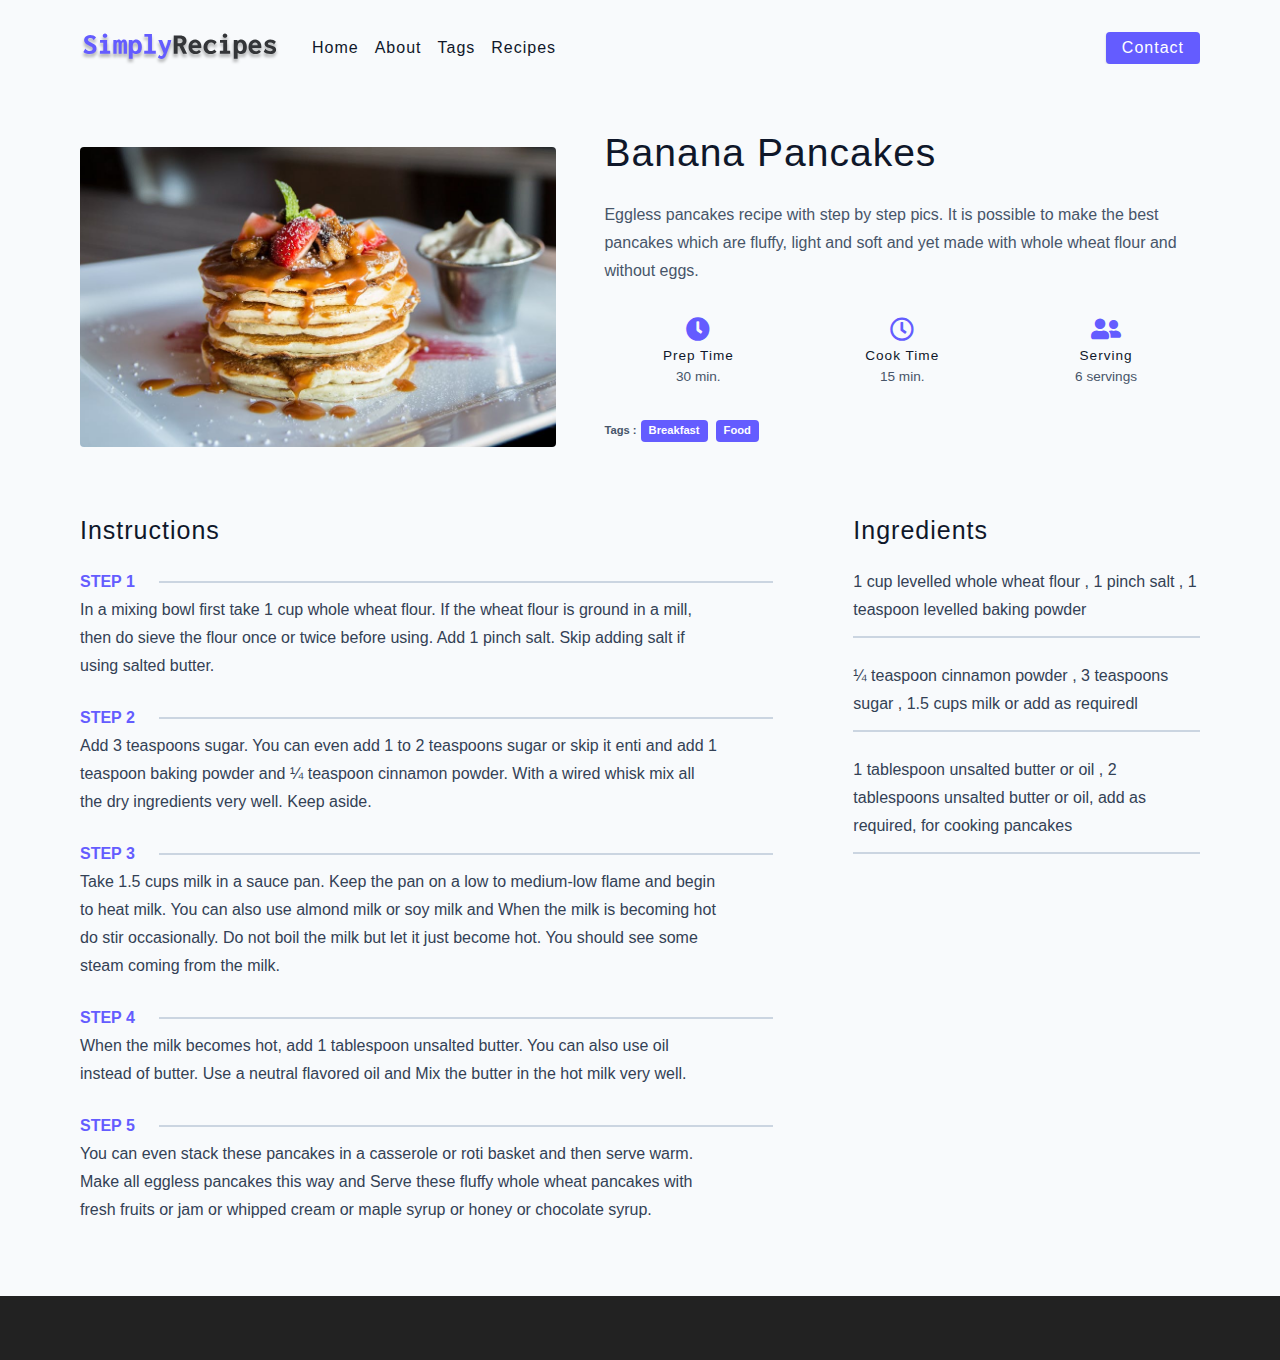
<file: single-recipe-4.html>
<!DOCTYPE html>
<html lang="en">
  <head>
    <meta charset="UTF-8" />
    <meta http-equiv="X-UA-Compatible" content="IE=edge" />
    <meta name="viewport" content="width=device-width, initial-scale=1.0" />
    <title>Single Recipe || Final</title>
    <!-- favicon -->
    <link rel="shortcut icon" href="./assets/favicon.ico" type="image/x-icon" />
    <!-- normalize -->
    <link rel="stylesheet" href="./css/normalize.css" />
    <!-- font-awesome -->
    <link
      rel="stylesheet"
      href="https://cdnjs.cloudflare.com/ajax/libs/font-awesome/5.14.0/css/all.min.css"
    />
    <!-- main css -->
    <link rel="stylesheet" href="./css/main.css" />
  </head>
  <body>
    <!-- nav  -->
    <nav class="navbar">
      <div class="nav-center">
        <div class="nav-header">
          <a href="index.html" class="nav-logo">
            <img src="./assets/logo.svg" alt="simply recipes" />
          </a>
          <button class="nav-btn btn">
            <i class="fas fa-align-justify"></i>
          </button>
        </div>
        <div class="nav-links">
          <a href="index.html" class="nav-link"> home </a>
          <a href="about.html" class="nav-link"> about </a>
          <a href="tags.html" class="nav-link"> tags </a>
          <a href="recipes.html" class="nav-link"> recipes </a>

          <div class="nav-link contact-link">
            <a href="contact.html" class="btn"> contact </a>
          </div>
        </div>
      </div>
    </nav>
    <!-- end of nav -->
    <main class="page">
      <div class="recipe-page">
        <section class="recipe-hero">
          <img
            src="./assets/recipes/recipe-4.jpeg"
            class="img recipe-hero-img"
          />
          <article class="recipe-info">
            <h2>Banana Pancakes</h2>
            <p>Eggless pancakes recipe with step by step pics. It is possible to make the best pancakes which are fluffy, light and soft and yet made with whole wheat flour and without eggs.
            <div class="recipe-icons">
              <article>
                <i class="fas fa-clock"></i>
                <h5>prep time</h5>
                <p>30 min.</p>
              </article>
              <article>
                <i class="far fa-clock"></i>
                <h5>cook time</h5>
                <p>15 min.</p>
              </article>
              <article>
                <i class="fas fa-user-friends"></i>
                <h5>serving</h5>
                <p>6 servings</p>
              </article>
            </div>
            <p class="recipe-tags">
              Tags :
              <a href="tag-template-breakfast.html">breakfast</a>
              <a href="tag-template-food.html">food</a>
            </p>
          </article>
        </section>
        <!-- content -->
        <section class="recipe-content">
          <article>
            <h4>instructions</h4>
            <!-- single instruction -->
            <div class="single-instruction">
              <header>
                <p>step 1</p>
                <div></div>
              </header>
              <p>
                In a mixing bowl first take 1 cup whole wheat flour. If the wheat flour is ground in a mill, then do sieve the flour once or twice before using.
                Add 1 pinch salt. Skip adding salt if using salted butter.
              </p>
            </div>
            <!-- end of single instruction -->
            <!-- single instruction -->
            <div class="single-instruction">
              <header>
                <p>step 2</p>
                <div></div>
              </header>
              <p>
                Add 3 teaspoons sugar. You can even add 1 to 2 teaspoons sugar or skip it enti and add 1 teaspoon baking powder and ¼ teaspoon cinnamon powder. With a wired whisk mix all the dry ingredients very well. Keep aside.
              </p>
            </div>
            <!-- end of single instruction -->
            <!-- single instruction -->
            <div class="single-instruction">
              <header>
                <p>step 3</p>
                <div></div>
              </header>
              <p>
                Take 1.5 cups milk in a sauce pan. Keep the pan on a low to medium-low flame and begin to heat milk. You can also use almond milk or soy milk and  When the milk is becoming hot do stir occasionally. Do not boil the milk but let it just become hot. You should see some steam coming from the milk.
              </p>
            </div>
            <!-- end of single instruction -->
             <!-- single instruction -->
             <div class="single-instruction">
              <header>
                <p>step 4</p>
                <div></div>
              </header>
              <p>
                When the milk becomes hot, add 1 tablespoon unsalted butter. You can also use oil instead of butter. Use a neutral flavored oil and Mix the butter in the hot milk very well.
               </p>
            </div>
            <!-- end of single instruction -->
            <!-- single instruction -->
            <div class="single-instruction">
              <header>
                <p>step 5</p>
                <div></div>
              </header>
              <p>
                You can even stack these pancakes in a casserole or roti basket and then serve warm. Make all eggless pancakes this way and Serve these fluffy whole wheat pancakes with fresh fruits or jam or whipped cream or maple syrup or honey or chocolate syrup. 
               </p>
            </div>
            <!-- end of single instruction -->
          </article>
          <article class="second-column">
            <div>
              <h4>ingredients</h4>
              <p class="single-ingredient">1 cup levelled whole wheat flour , 1 pinch salt , 1 teaspoon levelled baking powder</p>
              <p class="single-ingredient">¼ teaspoon cinnamon powder , 3 teaspoons sugar , 1.5 cups milk or add as requiredl</p>
              <p class="single-ingredient">1 tablespoon unsalted butter or oil , 2 tablespoons unsalted butter or oil, add as required, for cooking pancakes</p>
            </div>
          </article>
        </section>
      </div>
    </main>
    <!-- footer -->
    <footer class="page-footer">
    </footer>
    <script src="./js/app.js"></script>
  </body>
</html>
</file>
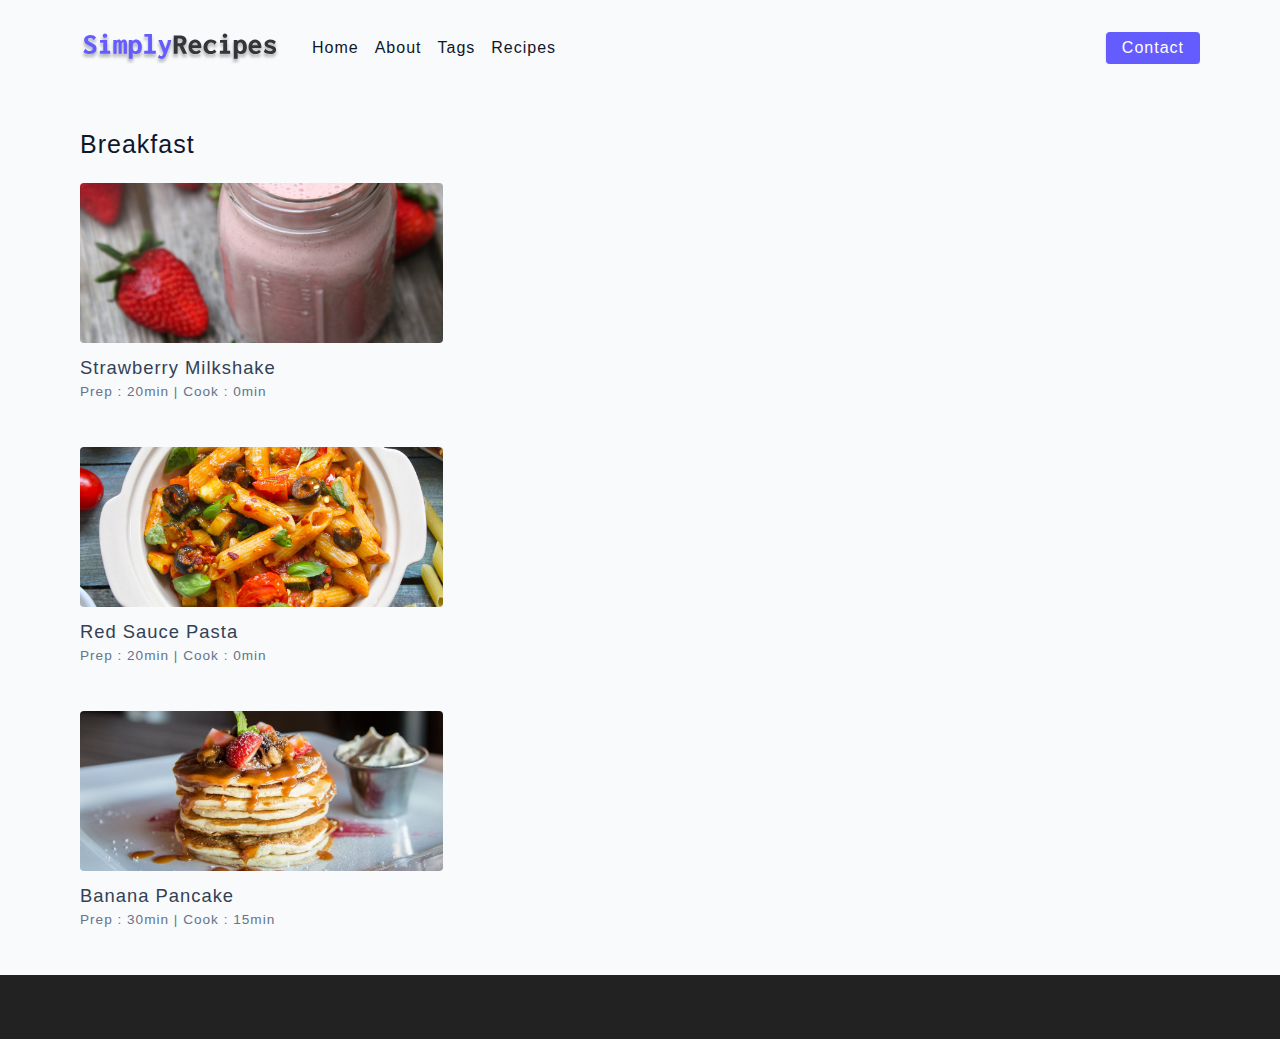
<file: tag-template-breakfast.html>
<!DOCTYPE html>
<html lang="en">
  <head>
    <meta charset="UTF-8" />
    <meta http-equiv="X-UA-Compatible" content="IE=edge" />
    <meta name="viewport" content="width=device-width, initial-scale=1.0" />
    <title>Recipe Template || Final</title>
    <!-- favicon -->
    <link rel="shortcut icon" href="./assets/favicon.ico" type="image/x-icon" />
    <!-- normalize -->
    <link rel="stylesheet" href="./css/normalize.css" />
    <!-- font-awesome -->
    <link
      rel="stylesheet"
      href="https://cdnjs.cloudflare.com/ajax/libs/font-awesome/5.14.0/css/all.min.css"
    />
    <!-- main css -->
    <link rel="stylesheet" href="./css/main.css" />
  </head>
  <body>
    <!-- nav  -->
    <nav class="navbar">
      <div class="nav-center">
        <div class="nav-header">
          <a href="index.html" class="nav-logo">
            <img src="./assets/logo.svg" alt="simply recipes" />
          </a>
          <button class="nav-btn btn">
            <i class="fas fa-align-justify"></i>
          </button>
        </div>
        <div class="nav-links">
          <a href="index.html" class="nav-link"> home </a>
          <a href="about.html" class="nav-link"> about </a>
          <a href="tags.html" class="nav-link"> tags </a>
          <a href="recipes.html" class="nav-link"> recipes </a>

          <div class="nav-link contact-link">
            <a href="contact.html" class="btn"> contact </a>
          </div>
        </div>
      </div>
    </nav>
    <!-- end of nav -->
    <main class="page">
      <div class="featured-recipes">
        <h4>Breakfast</h4>
          <!-- recipes list -->
        <div class="recipes-list">
          <a href="single-recipe-2.html" class="recipe">
            <img
              src="./assets/recipes/recipe-2.jpeg"
              class="img recipe-img"
              alt=""
            />
            <h5>Strawberry Milkshake</h5>
            <p>Prep : 20min | Cook : 0min</p>
          </a>
          <!-- end of single recipe -->
        </div>
          <!-- recipes list -->
        <div class="recipes-list">
            <a href="single-recipe-1.html" class="recipe">
              <img
                src="./assets/recipes/recipe-1.jpeg"
                class="img recipe-img"
                alt=""
              />
              <h5>Red Sauce Pasta</h5>
              <p>Prep : 20min | Cook : 0min</p>
            </a>
            <!-- end of single recipe -->
        </div>
        <div class="recipes-list">
            <a href="single-recipe-4.html" class="recipe">
                <img
                src="./assets/recipes/recipe-4.jpeg"
                class="img recipe-img"
                alt=""
                />
                <h5>Banana Pancake</h5>
                <p>Prep : 30min | Cook : 15min</p>
            </a>
            <!-- end of single recipe -->
            <!-- recipes list -->
        </div>
        <!-- end of recipe list -->
      </div>
          
    </main>
    <!-- footer -->
    <footer class="page-footer">
    </footer>
    <script src="./js/app.js"></script>
  </body>
</html>
</file>
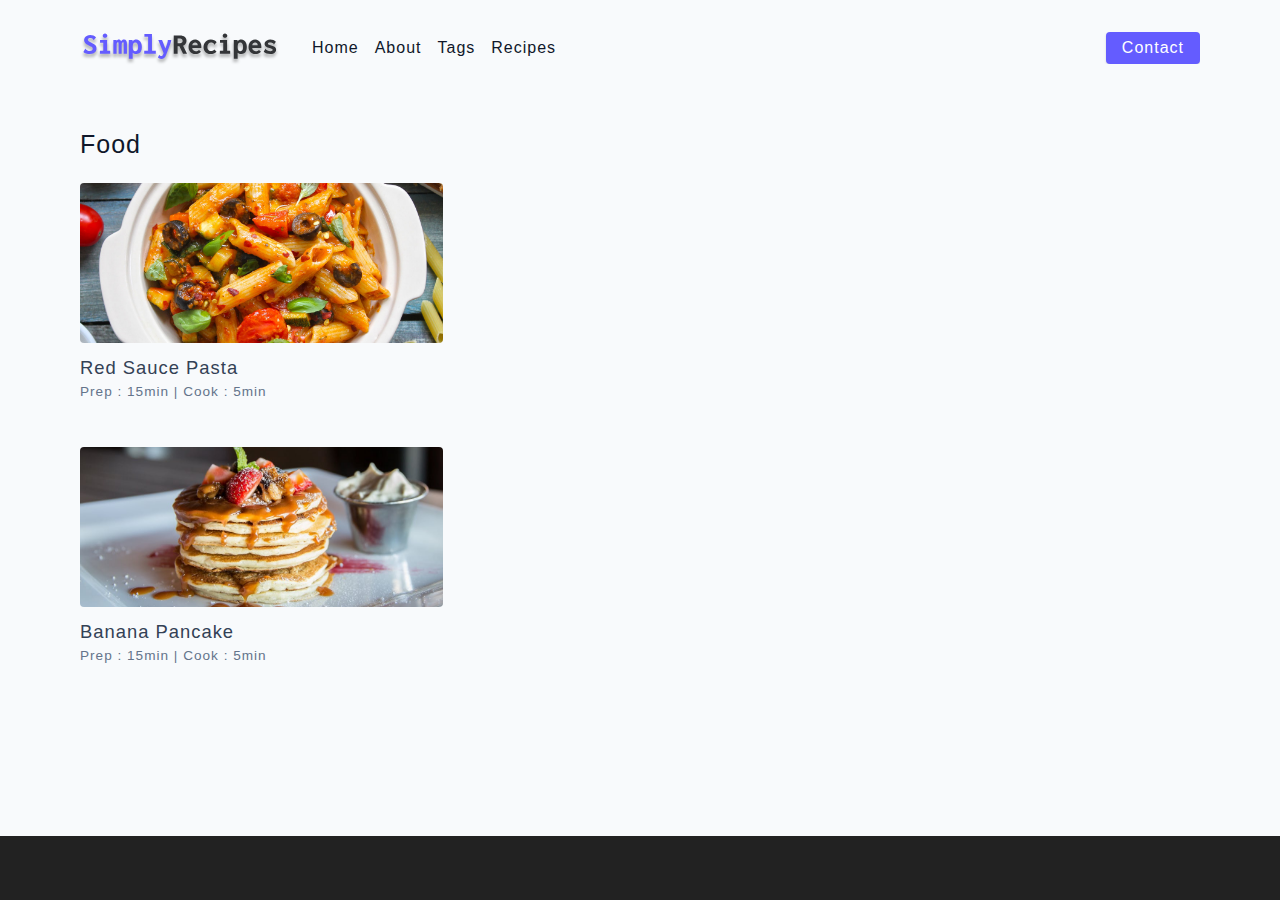
<file: tag-template-food.html>
<!DOCTYPE html>
<html lang="en">
  <head>
    <meta charset="UTF-8" />
    <meta http-equiv="X-UA-Compatible" content="IE=edge" />
    <meta name="viewport" content="width=device-width, initial-scale=1.0" />
    <title>Recipe Template || Final</title>
    <!-- favicon -->
    <link rel="shortcut icon" href="./assets/favicon.ico" type="image/x-icon" />
    <!-- normalize -->
    <link rel="stylesheet" href="./css/normalize.css" />
    <!-- font-awesome -->
    <link
      rel="stylesheet"
      href="https://cdnjs.cloudflare.com/ajax/libs/font-awesome/5.14.0/css/all.min.css"
    />
    <!-- main css -->
    <link rel="stylesheet" href="./css/main.css" />
  </head>
  <body>
    <!-- nav  -->
    <nav class="navbar">
      <div class="nav-center">
        <div class="nav-header">
          <a href="index.html" class="nav-logo">
            <img src="./assets/logo.svg" alt="simply recipes" />
          </a>
          <button class="nav-btn btn">
            <i class="fas fa-align-justify"></i>
          </button>
        </div>
        <div class="nav-links">
          <a href="index.html" class="nav-link"> home </a>
          <a href="about.html" class="nav-link"> about </a>
          <a href="tags.html" class="nav-link"> tags </a>
          <a href="recipes.html" class="nav-link"> recipes </a>

          <div class="nav-link contact-link">
            <a href="contact.html" class="btn"> contact </a>
          </div>
        </div>
      </div>
    </nav>
    <!-- end of nav -->
    <main class="page">
      <div class="featured-recipes">
        <h4>Food</h4>
          <!-- recipes list -->
        <!-- single recipe -->
        <div class="recipes-list">
          <a href="single-recipe-1.html" class="recipe">
            <img
              src="./assets/recipes/recipe-1.jpeg"
              class="img recipe-img"
              alt=""
            />
            <h5>Red Sauce Pasta</h5>
            <p>Prep : 15min | Cook : 5min</p>
          </a>
        </div>
          <!-- end of single recipe -->
          <!-- single recipe -->
        <div class="recipes-list">
          <a href="single-recipe-4.html" class="recipe">
            <img
              src="./assets/recipes/recipe-4.jpeg"
              class="img recipe-img"
              alt=""
            />
            <h5>Banana Pancake</h5>
            <p>Prep : 15min | Cook : 5min</p>
          </a>
        </div>
        <!-- end of single recipe -->
        <!-- end of recipe list -->
      </div>
          
    </main>
    <!-- footer -->
    <footer class="page-footer">
    </footer>
    <script src="./js/app.js"></script>
  </body>
</html>
</file>
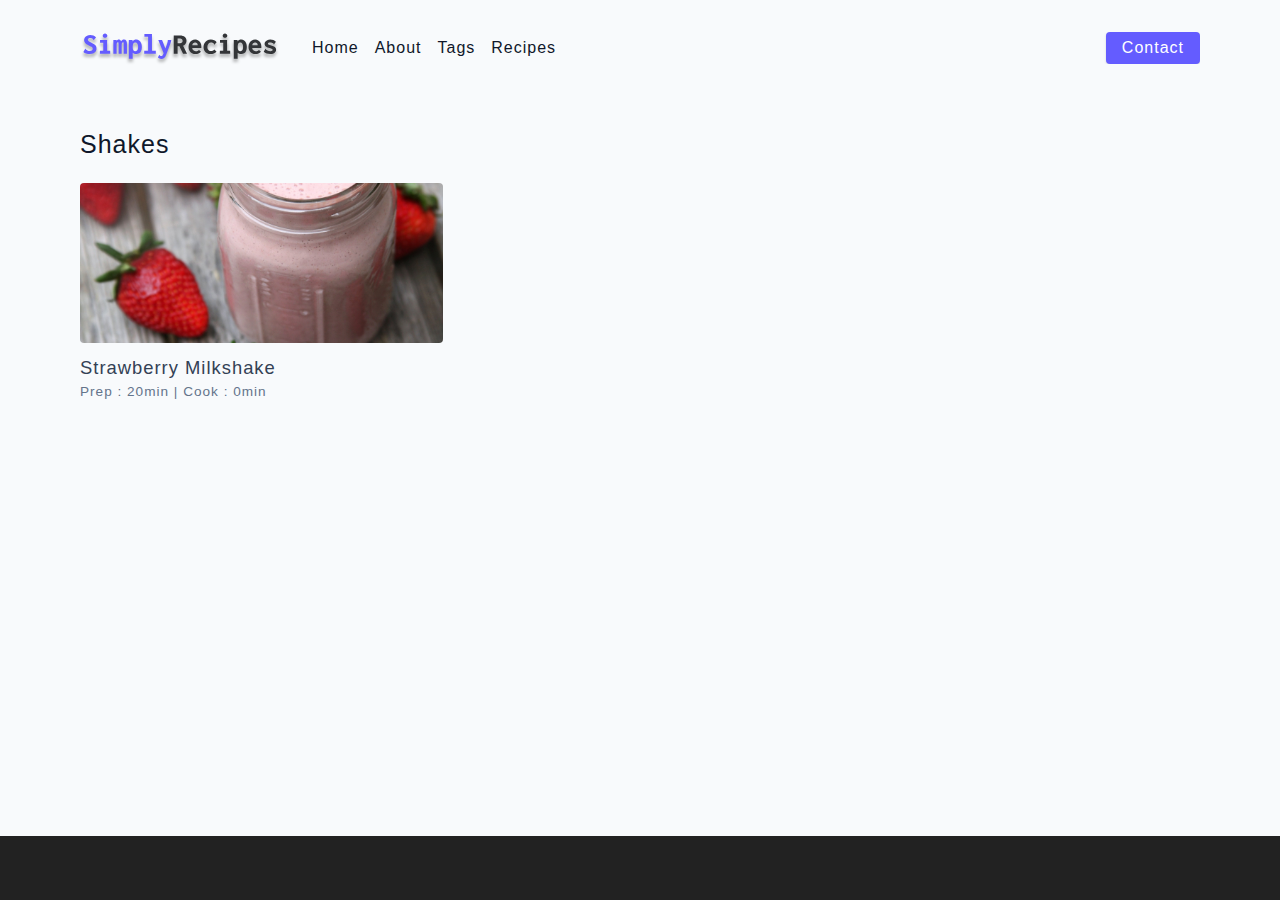
<file: tag-template-shakes.html>
<!DOCTYPE html>
<html lang="en">
  <head>
    <meta charset="UTF-8" />
    <meta http-equiv="X-UA-Compatible" content="IE=edge" />
    <meta name="viewport" content="width=device-width, initial-scale=1.0" />
    <title>Recipe Template || Final</title>
    <!-- favicon -->
    <link rel="shortcut icon" href="./assets/favicon.ico" type="image/x-icon" />
    <!-- normalize -->
    <link rel="stylesheet" href="./css/normalize.css" />
    <!-- font-awesome -->
    <link
      rel="stylesheet"
      href="https://cdnjs.cloudflare.com/ajax/libs/font-awesome/5.14.0/css/all.min.css"
    />
    <!-- main css -->
    <link rel="stylesheet" href="./css/main.css" />
  </head>
  <body>
    <!-- nav  -->
    <nav class="navbar">
      <div class="nav-center">
        <div class="nav-header">
          <a href="index.html" class="nav-logo">
            <img src="./assets/logo.svg" alt="simply recipes" />
          </a>
          <button class="nav-btn btn">
            <i class="fas fa-align-justify"></i>
          </button>
        </div>
        <div class="nav-links">
          <a href="index.html" class="nav-link"> home </a>
          <a href="about.html" class="nav-link"> about </a>
          <a href="tags.html" class="nav-link"> tags </a>
          <a href="recipes.html" class="nav-link"> recipes </a>

          <div class="nav-link contact-link">
            <a href="contact.html" class="btn"> contact </a>
          </div>
        </div>
      </div>
    </nav>
    <!-- end of nav -->
    <main class="page">
      <div class="featured-recipes">
        <h4>Shakes</h4>
          <!-- recipes list -->
        <div class="recipes-list">
          <a href="single-recipe-2.html" class="recipe">
            <img
              src="./assets/recipes/recipe-2.jpeg"
              class="img recipe-img"
              alt=""
            />
            <h5>Strawberry Milkshake</h5>
            <p>Prep : 20min | Cook : 0min</p>
          </a>
          <!-- end of single recipe -->
        </div>
        <!-- end of recipe list -->
      </div>
          
    </main>
    <!-- footer -->
    <footer class="page-footer">
    </footer>
    <script src="./js/app.js"></script>
  </body>
</html>
</file>
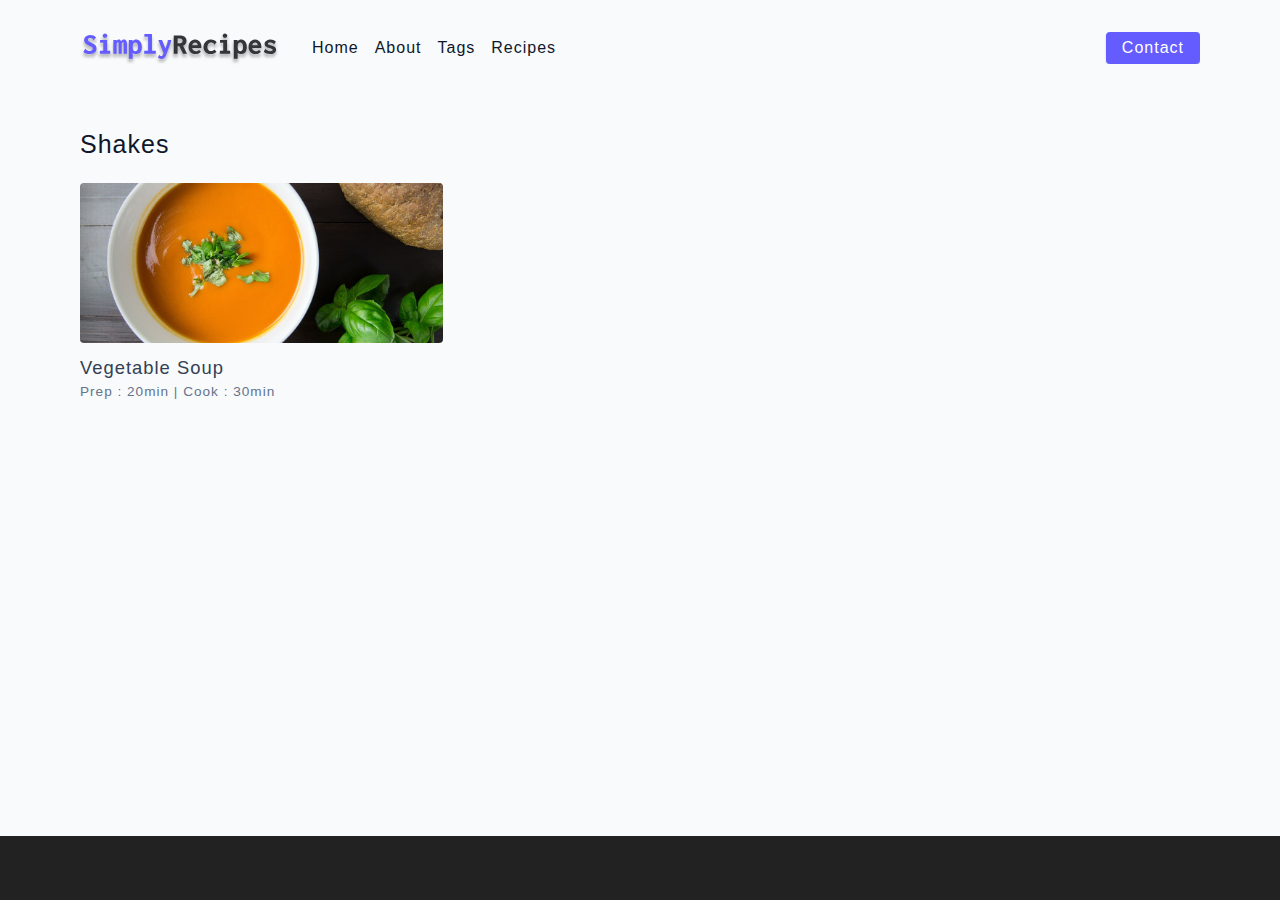
<file: tag-template-soup.html>
<!DOCTYPE html>
<html lang="en">
  <head>
    <meta charset="UTF-8" />
    <meta http-equiv="X-UA-Compatible" content="IE=edge" />
    <meta name="viewport" content="width=device-width, initial-scale=1.0" />
    <title>Recipe Template || Final</title>
    <!-- favicon -->
    <link rel="shortcut icon" href="./assets/favicon.ico" type="image/x-icon" />
    <!-- normalize -->
    <link rel="stylesheet" href="./css/normalize.css" />
    <!-- font-awesome -->
    <link
      rel="stylesheet"
      href="https://cdnjs.cloudflare.com/ajax/libs/font-awesome/5.14.0/css/all.min.css"
    />
    <!-- main css -->
    <link rel="stylesheet" href="./css/main.css" />
  </head>
  <body>
    <!-- nav  -->
    <nav class="navbar">
      <div class="nav-center">
        <div class="nav-header">
          <a href="index.html" class="nav-logo">
            <img src="./assets/logo.svg" alt="simply recipes" />
          </a>
          <button class="nav-btn btn">
            <i class="fas fa-align-justify"></i>
          </button>
        </div>
        <div class="nav-links">
          <a href="index.html" class="nav-link"> home </a>
          <a href="about.html" class="nav-link"> about </a>
          <a href="tags.html" class="nav-link"> tags </a>
          <a href="recipes.html" class="nav-link"> recipes </a>

          <div class="nav-link contact-link">
            <a href="contact.html" class="btn"> contact </a>
          </div>
        </div>
      </div>
    </nav>
    <!-- end of nav -->
    <main class="page">
      <div class="featured-recipes">
        <h4>Shakes</h4>
          <!-- recipes list -->
        <div class="recipes-list">
          <a href="single-recipe-3.html" class="recipe">
            <img
              src="./assets/recipes/recipe-3.jpeg"
              class="img recipe-img"
              alt=""
            />
            <h5>Vegetable Soup</h5>
            <p>Prep : 20min | Cook : 30min</p>
          </a>
          <!-- end of single recipe -->
        </div>
        <!-- end of recipe list -->
      </div>
          
    </main>
    <!-- footer -->
    <footer class="page-footer">
    </footer>
    <script src="./js/app.js"></script>
  </body>
</html>
</file>
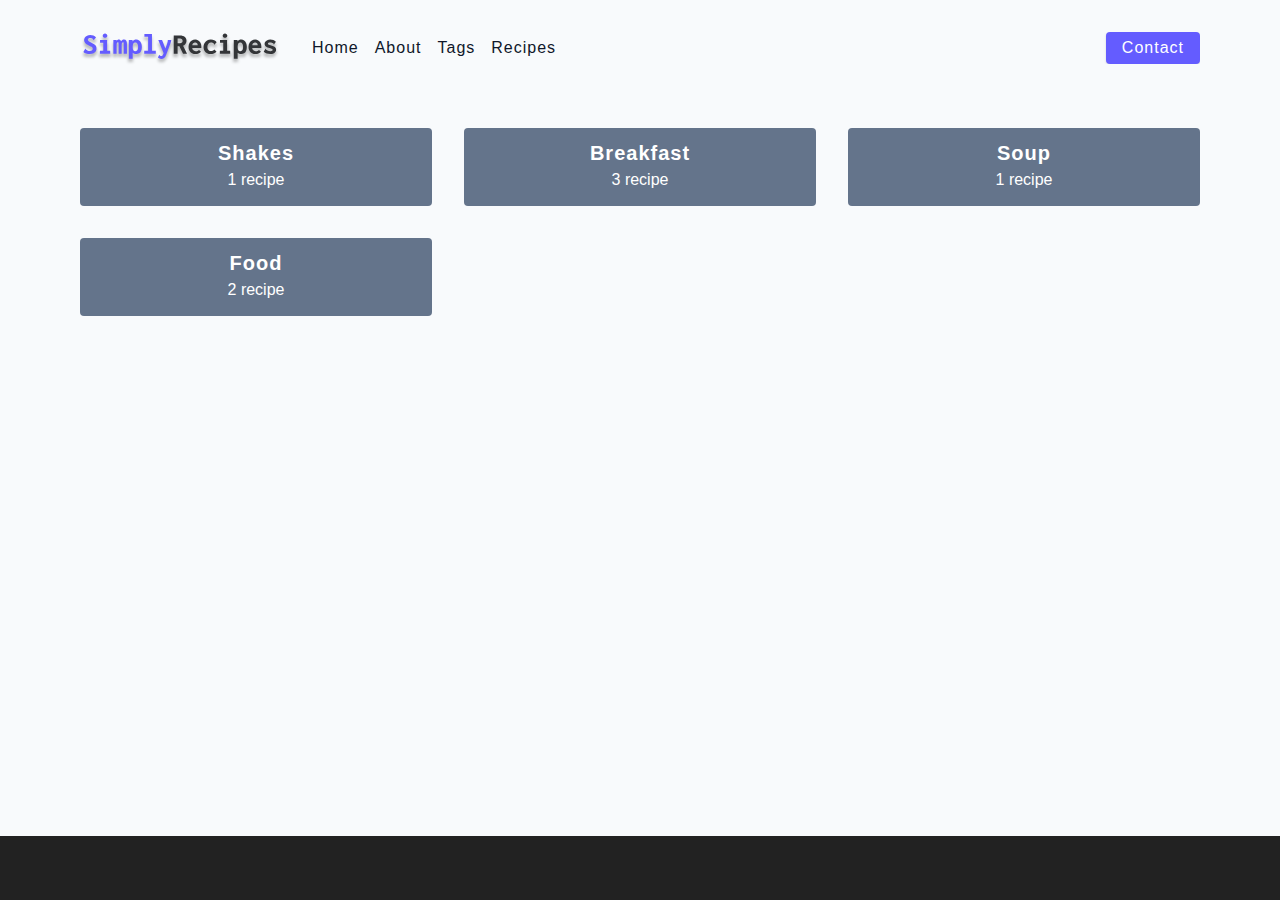
<file: tags.html>
<!DOCTYPE html>
<html lang="en">
  <head>
    <meta charset="UTF-8" />
    <meta http-equiv="X-UA-Compatible" content="IE=edge" />
    <meta name="viewport" content="width=device-width, initial-scale=1.0" />
    <title>Tags || Final</title>
    <!-- favicon -->
    <link rel="shortcut icon" href="./assets/favicon.ico" type="image/x-icon" />
    <!-- normalize -->
    <link rel="stylesheet" href="./css/normalize.css" />
    <!-- font-awesome -->
    <link
      rel="stylesheet"
      href="https://cdnjs.cloudflare.com/ajax/libs/font-awesome/5.14.0/css/all.min.css"
    />
    <!-- main css -->
    <link rel="stylesheet" href="./css/main.css" />
  </head>
  <body>
    <!-- nav  -->
    <nav class="navbar">
      <div class="nav-center">
        <div class="nav-header">
          <a href="index.html" class="nav-logo">
            <img src="./assets/logo.svg" alt="simply recipes" />
          </a>
          <button class="nav-btn btn">
            <i class="fas fa-align-justify"></i>
          </button>
        </div>
        <div class="nav-links">
          <a href="index.html" class="nav-link"> home </a>
          <a href="about.html" class="nav-link"> about </a>
          <a href="tags.html" class="nav-link"> tags </a>
          <a href="recipes.html" class="nav-link"> recipes </a>

          <div class="nav-link contact-link">
            <a href="contact.html" class="btn"> contact </a>
          </div>
        </div>
      </div>
    </nav>
    <!-- end of nav -->
    <main class="page">
         <section class="tags-wrapper">
          <!-- single tag -->
              <a href="tag-template-shakes.html" class="tag">
                <h5>shakes</h5>
                <p>1 recipe</p>
              </a>
            <!-- end of single tag -->
          <!-- single tag -->
              <a href="tag-template-breakfast.html" class="tag">
                <h5>breakfast</h5>
                <p>3 recipe</p>
              </a>
            <!-- end of single tag -->
          <!-- single tag -->
              <a href="tag-template-soup.html" class="tag">
                <h5>soup</h5>
                <p>1 recipe</p>
              </a>
            <!-- end of single tag -->
          <!-- single tag -->
              <a href="tag-template-food.html" class="tag">
                <h5>food</h5>
                <p>2 recipe</p>
              </a>
            <!-- end of single tag -->
        </section>
    </main>
    <!-- footer -->
    <footer class="page-footer">
    </footer>
    <script src="./js/app.js"></script>
  </body>
</html>
</file>
<file: css/main.css>
*,
::after,
::before {
  box-sizing: border-box;
}
/* fonts */

@import url('https://fonts.googleapis.com/css2?family=Roboto:wght@400;500;600&family=Montserrat&display=swap');
html {
  font-size: 100%;
} /*16px*/

:root {
  /* colors */
  --primary-100: #e2e0ff;
  --primary-200: #c1beff;
  --primary-300: #a29dff;
  --primary-400: #837dff;
  --primary-500: #645cff;
  --primary-600: #504acc;
  --primary-700: #3c3799;
  --primary-800: #282566;
  --primary-900: #141233;

  /* grey */
  --grey-50: #f8fafc;
  --grey-100: #f1f5f9;
  --grey-200: #e2e8f0;
  --grey-300: #cbd5e1;
  --grey-400: #94a3b8;
  --grey-500: #64748b;
  --grey-600: #475569;
  --grey-700: #334155;
  --grey-800: #1e293b;
  --grey-900: #0f172a;
  /* rest of the colors */
  --black: #222;
  --white: #fff;
  --red-light: #f8d7da;
  --red-dark: #842029;
  --green-light: #d1e7dd;
  --green-dark: #0f5132;

  /* fonts  */
  --headingFont: 'Roboto', sans-serif;
  --bodyFont: 'Nunito', sans-serif;
  --smallText: 0.7em;
  /* rest of the vars */
  --backgroundColor: var(--grey-50);
  --textColor: var(--grey-900);
  --borderRadius: 0.25rem;
  --letterSpacing: 1px;
  --transition: 0.3s ease-in-out all;
  --max-width: 1120px;
  --fixed-width: 600px;

  /* box shadow*/
  --shadow-1: 0 1px 3px 0 rgba(0, 0, 0, 0.1), 0 1px 2px 0 rgba(0, 0, 0, 0.06);
  --shadow-2: 0 4px 6px -1px rgba(0, 0, 0, 0.1),
    0 2px 4px -1px rgba(0, 0, 0, 0.06);
  --shadow-3: 0 10px 15px -3px rgba(0, 0, 0, 0.1),
    0 4px 6px -2px rgba(0, 0, 0, 0.05);
  --shadow-4: 0 20px 25px -5px rgba(0, 0, 0, 0.1),
    0 10px 10px -5px rgba(0, 0, 0, 0.04);
}

body {
  background: var(--backgroundColor);
  font-family: var(--bodyFont);
  font-weight: 400;
  line-height: 1.75;
  color: var(--textColor);
}

p {
  margin-top: 0;
  margin-bottom: 1.5rem;
  max-width: 40em;
}

h1,
h2,
h3,
h4,
h5 {
  margin: 0;
  margin-bottom: 1.38rem;
  font-family: var(--headingFont);
  font-weight: 400;
  line-height: 1.3;
  text-transform: capitalize;
  letter-spacing: var(--letterSpacing);
}

h1 {
  margin-top: 0;
  font-size: 3.052rem;
}

h2 {
  font-size: 2.441rem;
}

h3 {
  font-size: 1.953rem;
}

h4 {
  font-size: 1.563rem;
}

h5 {
  font-size: 1.25rem;
}

small,
.text-small {
  font-size: var(--smallText);
}

a {
  text-decoration: none;
}
ul {
  list-style-type: none;
  padding: 0;
}

.img {
  width: 100%;
  display: block;
  object-fit: cover;
}
/* buttons */

.btn {
  cursor: pointer;
  color: var(--white);
  background: var(--primary-500);
  border: transparent;
  border-radius: var(--borderRadius);
  letter-spacing: var(--letterSpacing);
  padding: 0.375rem 0.75rem;
  box-shadow: var(--shadow-1);
  transition: var(--transtion);
  text-transform: capitalize;
  display: inline-block;
}
.btn:hover {
  background: var(--primary-700);
  box-shadow: var(--shadow-3);
}
.btn-hipster {
  color: var(--primary-500);
  background: var(--primary-200);
}
.btn-hipster:hover {
  color: var(--primary-200);
  background: var(--primary-700);
}
.btn-block {
  width: 100%;
}

/* alerts */
.alert {
  padding: 0.375rem 0.75rem;
  margin-bottom: 1rem;
  border-color: transparent;
  border-radius: var(--borderRadius);
}

.alert-danger {
  color: var(--red-dark);
  background: var(--red-light);
}
.alert-success {
  color: var(--green-dark);
  background: var(--green-light);
}
/* form */

.form {
  width: 90vw;
  max-width: var(--fixed-width);
  background: var(--white);
  border-radius: var(--borderRadius);
  box-shadow: var(--shadow-2);
  padding: 2rem 2.5rem;
  margin: 3rem auto;
}
.form-label {
  display: block;
  font-size: var(--smallText);
  margin-bottom: 0.5rem;
  text-transform: capitalize;
  letter-spacing: var(--letterSpacing);
}
.form-input,
.form-textarea {
  width: 100%;
  padding: 0.375rem 0.75rem;
  border-radius: var(--borderRadius);
  background: var(--backgroundColor);
  border: 1px solid var(--grey-200);
}

.form-row {
  margin-bottom: 1rem;
}

.form-textarea {
  height: 7rem;
}
::placeholder {
  font-family: inherit;
  color: var(--grey-400);
}
.form-alert {
  color: var(--red-dark);
  letter-spacing: var(--letterSpacing);
  text-transform: capitalize;
}
/* alert */

@keyframes spinner {
  to {
    transform: rotate(360deg);
  }
}

.loading {
  width: 6rem;
  height: 6rem;
  border: 5px solid var(--grey-400);
  border-radius: 50%;
  border-top-color: var(--primary-500);
  animation: spinner 0.6s linear infinite;
}
.loading {
  margin: 0 auto;
}
/* title */

.title {
  text-align: center;
}

.title-underline {
  background: var(--primary-500);
  width: 7rem;
  height: 0.25rem;
  margin: 0 auto;
  margin-top: -1rem;
}

/*
=============== 
Navbar
===============
*/

.navbar {
  display: flex;
  align-items: center;
  justify-content: center;
}
.nav-center {
  width: 90vw;
  max-width: var(--max-width);
}
.nav-header {
  height: 6rem;
  display: flex;
  justify-content: space-between;
  align-items: center;
}
.nav-header img {
  width: 200px;
}
.nav-logo {
  display: flex;
  align-items: flex-end;
}

.nav-btn {
  padding: 0.15rem 0.75rem;
}
.nav-btn i {
  font-size: 1.25rem;
}
.nav-links {
  height: 0;
  overflow: hidden;
  display: flex;
  flex-direction: column;
  transition: var(--transition);
}
.show-links {
  height: 23.9375rem;
}

.nav-link {
  display: block;
  text-align: center;
  font-size: 1.25rem;
  text-transform: capitalize;
  color: var(--grey-900);
  letter-spacing: var(--letterSpacing);
  padding: 1rem 0;
  border-top: 1px solid var(--grey-500);
  transition: var(--transition);
}
.nav-link:hover {
  color: var(--primary-500);
}

.contact-link a {
  padding: 0.15rem 1rem;
}

@media screen and (min-width: 992px) {
  .navbar {
    height: 6rem;
  }
  .nav-center {
    display: flex;
    align-items: center;
  }
  .nav-header {
    padding: 0;
    margin-right: 2rem;
    height: auto;
  }

  .nav-btn {
    display: none;
  }
  .nav-links {
    height: auto !important;
    flex-direction: row;
    align-items: center;
    width: 100%;
  }
  .nav-link {
    padding: 0;
    border-top: none;
    margin-right: 1rem;
    font-size: 1rem;
  }
  .contact-link {
    margin-right: 0;
    margin-left: auto;
  }
}
/*
=============== 
Page
===============
*/

.page {
  width: 90vw;
  max-width: var(--max-width);
  margin: 0 auto;
}
.page {
  padding-top: 2rem;
  min-height: calc(100vh - (6rem + 4rem));
}
/*
=============== 
Footer
===============
*/

.page-footer {
  text-align: center;
  height: 4rem;
  display: flex;
  align-items: center;
  justify-content: center;
  background: var(--black);
  color: var(--white);
}
.page-footer h5 {
  margin-top: 0;
  margin-bottom: 0;
}
.page-footer p {
  margin-bottom: 0;
}
.page-footer .footer-logo,
.page-footer a {
  color: var(--primary-500);
}
/*
=============== 
Hero
===============
*/

.hero {
  height: 40vh;
  position: relative;
  margin-bottom: 2rem;
  background: url('../assets/main.jpeg') center/cover no-repeat;
  border-radius: var(--borderRadius);
}
.hero-container {
  position: absolute;
  top: 0;
  left: 0;
  width: 100%;
  height: 100%;
  display: flex;
  align-items: center;
  justify-content: center;
  background: rgba(0, 0, 0, 0.4);
  border-radius: var(--borderRadius);
}
.hero-text {
  color: var(--white);
  text-align: center;
}

@media only screen and (min-width: 768px) {
  .hero-text h1 {
    font-size: 4rem;
    margin-bottom: 0;
  }
}

/*
=============== 
Recipes 
===============
*/

.recipes-container {
  display: grid;
  gap: 2rem 1rem;
}

.recipes-list {
  display: grid;
  gap: 2rem 1rem;
  padding-bottom: 3rem;
}
.tags-container {
  order: 1;
  display: flex;
  flex-direction: column;
  padding-bottom: 3rem;
  /* background: blue; */
}
.tags-container h4 {
  margin-bottom: 0.5rem;
  font-weight: 500;
}
.tags-list {
  display: grid;
  grid-template-columns: 1fr 1fr 1fr;
}
.tags-list a {
  text-transform: capitalize;
  display: block;
  color: var(--grey-500);
  transition: var(--transition);
}
.tags-list a:hover {
  color: var(--primary-500);
}
.recipe {
  display: block;
}
.recipe-img {
  height: 15rem;
  border-radius: var(--borderRadius);
  margin-bottom: 1rem;
}
.recipe h5 {
  margin-bottom: 0;
  margin-top: 0.25rem;
  line-height: 1;
  color: var(--grey-700);
}
.recipe p {
  margin-bottom: 0;
  line-height: 1;
  color: var(--grey-500);
  margin-top: 0.5rem;
  letter-spacing: var(--letterSpacing);
}
@media screen and (min-width: 576px) {
  .recipes-list {
    grid-template-columns: 1fr 1fr;
  }
  .recipe-img {
    height: 10rem;
  }
}

@media screen and (min-width: 992px) {
  .recipes-container {
    grid-template-columns: 200px 1fr;
    gap: 1rem;
  }
  .recipes-list {
    grid-template-columns: 1fr 1fr;
  }

  .recipe p {
    font-size: 0.85rem;
  }
  .tags-container {
    order: 0;
    /* background: blue; */
  }
  .tags-list {
    display: grid;
    grid-template-columns: 1fr;
  }
}

@media screen and (min-width: 1200px) {
  .recipe h5 {
    font-size: 1.15rem;
  }
  .recipes-list {
    grid-template-columns: 1fr 1fr 1fr;
  }
}
/*
=============== 
Error
===============
*/
.error-page {
  text-align: center;
  padding-top: 5rem;
}
.error-page h1 {
  font-size: 9rem;
}
/*
=============== 
About Page
===============
*/

.about-page h2 {
  text-transform: none;
  font-weight: bold;
}
.about-page {
  display: grid;
  gap: 2rem 4rem;
  padding-bottom: 3rem;
}
.about-img {
  border-radius: var(--borderRadius);
  height: 300px;
}

@media screen and (min-width: 992px) {
  .about-page {
    grid-template-columns: 1fr 1fr;
    grid-template-rows: 400px;
    align-items: center;
  }
  .about-img {
    height: 100%;
  }
}

.featured-title {
  text-align: center;
}
/*
=============== 
Contact Page
===============
*/
.contact-form {
  width: 100%;
  margin: 0;
}
.contact-container {
  display: grid;
  gap: 2rem 3rem;
  padding-bottom: 3rem;
}
@media screen and (min-width: 992px) {
  .contact-container {
    grid-template-columns: 1fr 450px;
    align-items: center;
  }
}

/*
=============== 
Tags Page
===============
*/

.tags-wrapper {
  display: grid;
  gap: 2rem;
  padding-bottom: 3rem;
}
.tag {
  background: var(--grey-500);
  border-radius: var(--borderRadius);
  text-align: center;
  color: var(--white);
  transition: var(--transition);
  padding: 0.75rem 0;
}
.tag:hover {
  background: var(--primary-500);
}
.tag h5,
.tag p {
  margin-bottom: 0;
}
.tag h5 {
  font-weight: 600;
}
@media screen and (min-width: 576px) {
  .tags-wrapper {
    grid-template-columns: 1fr 1fr;
  }
}
@media screen and (min-width: 992px) {
  .tags-wrapper {
    grid-template-columns: 1fr 1fr 1fr;
  }
}

/*
=============== 
Recipe Template
===============
*/

.recipe-hero {
  display: grid;
  gap: 3rem;
}

.recipe-hero-img {
  height: 300px;
  border-radius: var(--borderRadius);
}
.recipe-info p {
  color: var(--grey-600);
}
.recipe-icons {
  display: grid;
  grid-template-columns: repeat(3, 1fr);
  gap: 1rem;
  margin: 2rem 0;
  text-align: center;
}
.recipe-icons i {
  font-size: 1.5rem;
  color: var(--primary-500);
}
.recipe-icons h5,
.recipe-icons p {
  margin-bottom: 0;
  font-size: 0.85em;
}

.recipe-icons p {
  color: var(--grey-600);
}
.recipe-tags {
  display: flex;
  align-items: center;
  flex-wrap: wrap;
  font-size: 0.7em;
  font-weight: 600;
}
.recipe-tags a {
  background: var(--primary-500);
  border-radius: var(--borderRadius);
  color: var(--white);
  padding: 0.05rem 0.5rem;
  margin: 0 0.25rem;
  text-transform: capitalize;
}
@media screen and (min-width: 992px) {
  .recipe-hero {
    grid-template-columns: 4fr 5fr;
    align-items: center;
  }
}
.recipe-content {
  padding: 3rem 0;
  display: grid;
  gap: 2rem 5rem;
}
@media screen and (min-width: 992px) {
  .recipe-content {
    grid-template-columns: 2fr 1fr;
  }
}
.single-instruction header {
  display: grid;
  grid-template-columns: auto 1fr;
  gap: 1.5rem;
  align-items: center;
}
.single-instruction header p {
  text-transform: uppercase;
  font-weight: 600;
  color: var(--primary-500);
  margin-bottom: 0;
}
.single-instruction > p {
  color: var(--grey-700);
}

.single-instruction header div {
  height: 2px;
  background: var(--grey-300);
}

.second-column {
  display: grid;
  row-gap: 2rem;
}

.single-ingredient {
  border-bottom: 2px solid var(--grey-300);
  padding-bottom: 0.75rem;
  color: var(--grey-700);
}
.single-tool {
  border-bottom: 2px solid var(--grey-300);
  padding-bottom: 0.75rem;
  color: var(--primary-500);
  text-transform: capitalize;
}
</file>
